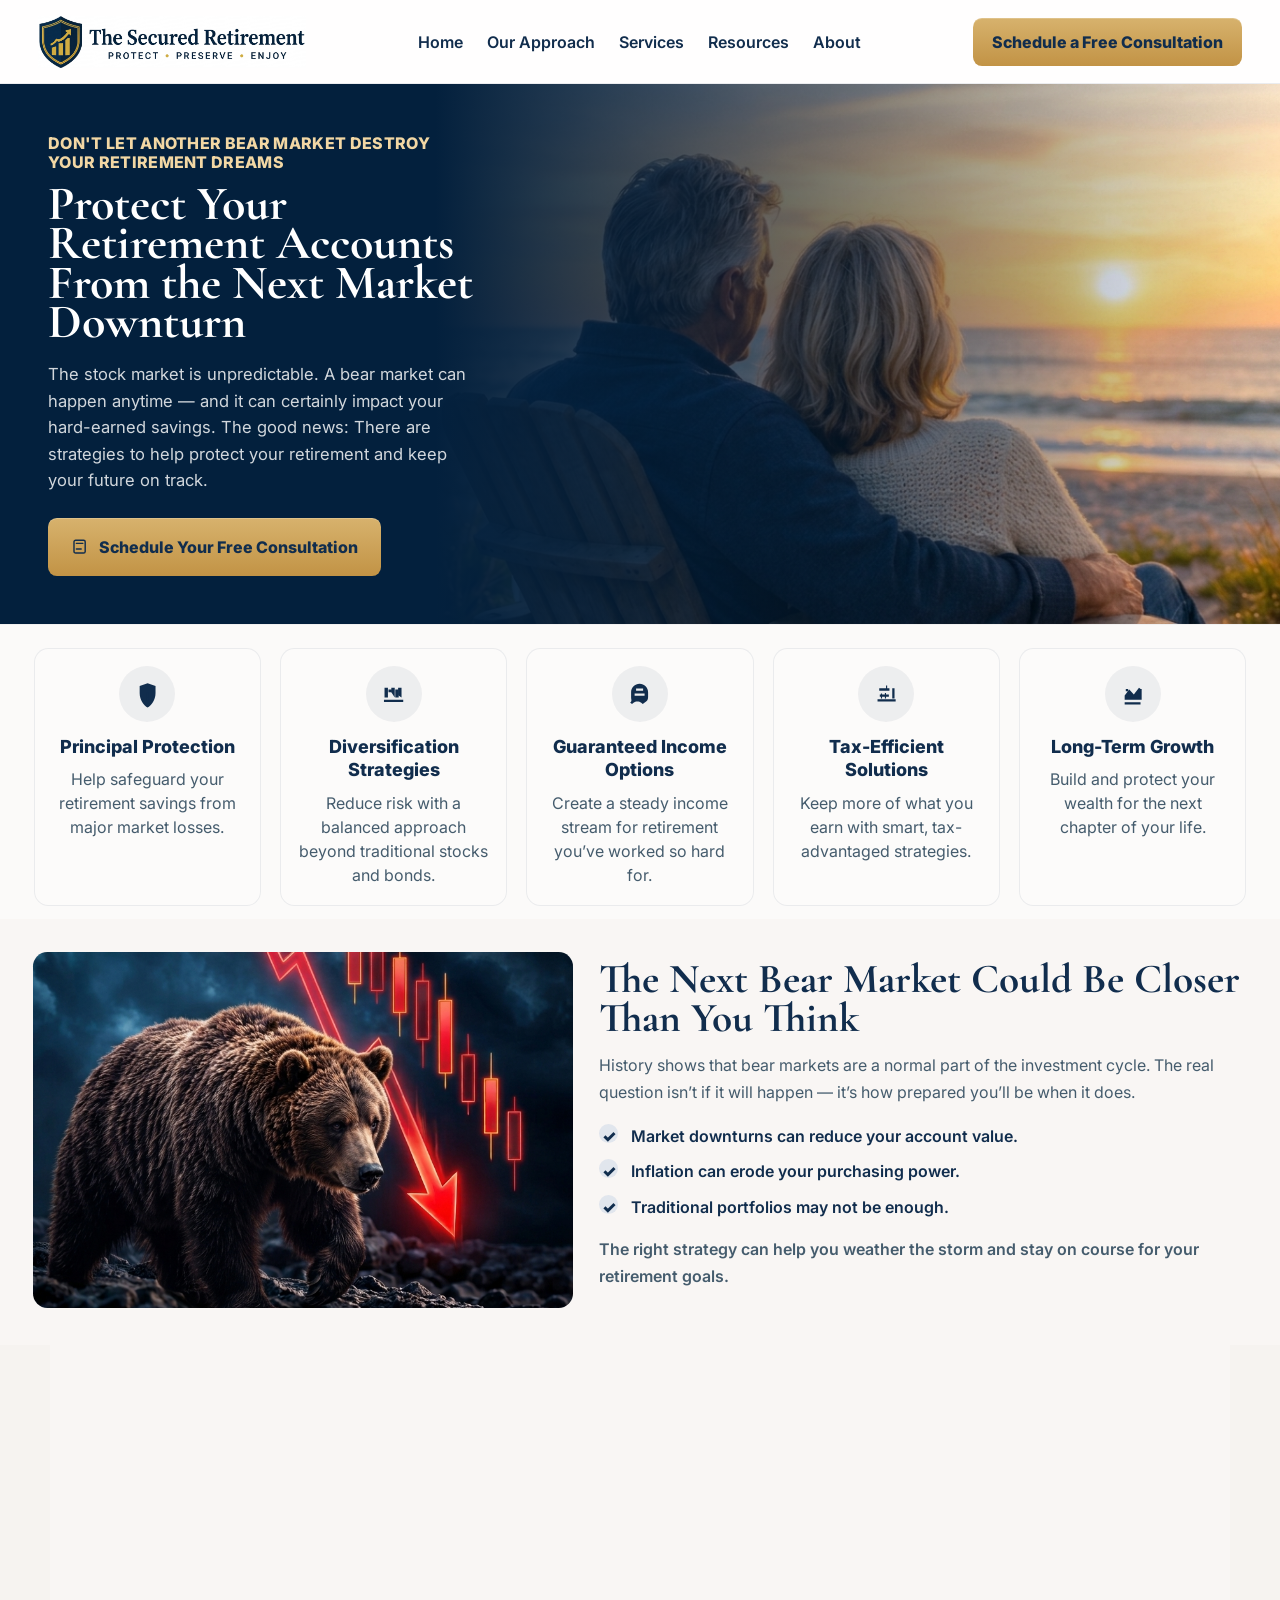
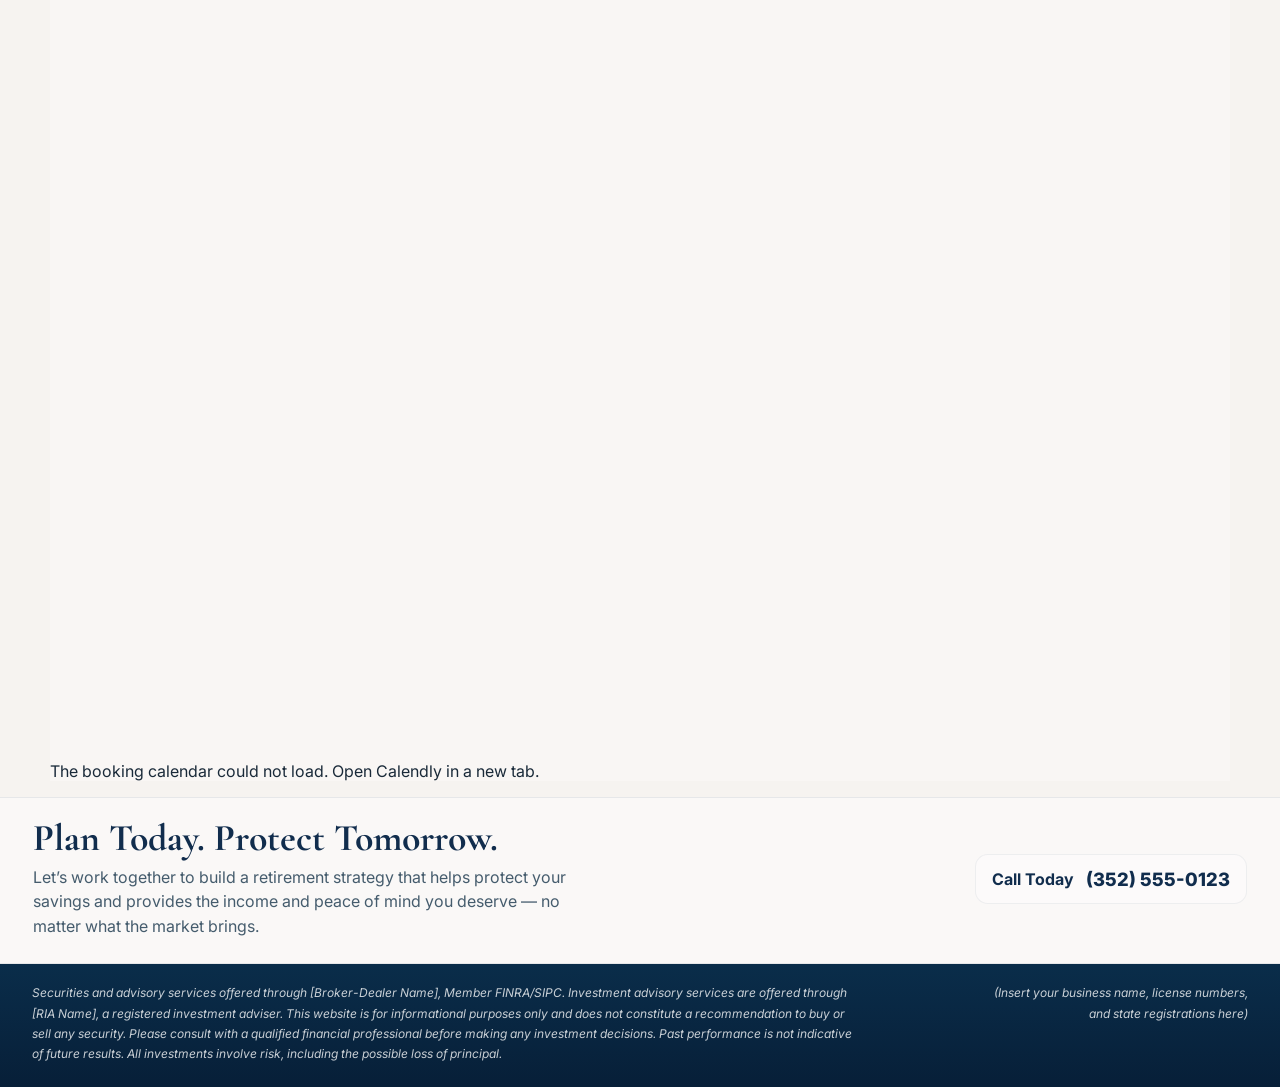
<file: index.html>
<!DOCTYPE html>
<html lang="en">
  <head>
    <meta charset="UTF-8" />
    <meta name="viewport" content="width=device-width, initial-scale=1.0" />
    <title>The Secured Retirement</title>
    <meta
      name="description"
      content="Protect your retirement with tailored strategies, risk management, and long-term wealth planning."
    />
    <link rel="preconnect" href="https://fonts.googleapis.com" />
    <link rel="preconnect" href="https://fonts.gstatic.com" crossorigin />
    <link rel="preconnect" href="https://assets.calendly.com" crossorigin />
    <link rel="preconnect" href="https://calendly.com" />
    <link
      rel="preload"
      href="https://assets.calendly.com/assets/external/widget.js"
      as="script"
    />
    <link
      href="https://fonts.googleapis.com/css2?family=Cormorant+Garamond:wght@400;500;600;700&family=Inter:wght@400;500;600;700;800&display=swap"
      rel="stylesheet"
    />
    <link rel="stylesheet" href="styles.css" />
  </head>
  <body>
    <div class="page-shell">
      <header class="topbar">
        <a class="brand" href="index.html" aria-label="The Secured Retirement home">
          <img
            src="assets/The_Secured_Retirement.png"
            alt="The Secured Retirement"
            class="brand-logo"
          />
        </a>

        <button
          class="menu-toggle"
          type="button"
          aria-expanded="false"
          aria-controls="main-nav"
          aria-label="Open navigation menu"
        >
          <span aria-hidden="true"></span>
          <span aria-hidden="true"></span>
          <span aria-hidden="true"></span>
        </button>

        <nav class="main-nav" id="main-nav" aria-label="Main navigation">
          <a href="index.html">Home</a>
          <a href="our-approach.html">Our Approach</a>
          <a href="index.html">Services</a>
          <a href="index.html">Resources</a>
          <a href="about.html">About</a>
        </nav>

        <a class="btn btn-primary btn-small" href="#lead-card">Schedule a Free Consultation</a>
      </header>

      <main>
        <section class="hero" id="home" aria-label="Retirement planning hero section">
          <div class="hero-photo-overlay" aria-hidden="true"></div>
          <div class="hero-content">
            <p class="eyebrow">DON'T LET ANOTHER BEAR MARKET DESTROY YOUR RETIREMENT DREAMS</p>
            <h1>Protect Your Retirement Accounts From the Next Market Downturn</h1>
            <p class="lead">
              The stock market is unpredictable. A bear market can happen anytime — and it can
              certainly impact your hard-earned savings. The good news: There are strategies to help
              protect your retirement and keep your future on track.
            </p>
            <a class="btn btn-primary btn-cta" href="#lead-card">
              <span class="btn-icon" aria-hidden="true">
                <svg viewBox="0 0 24 24"><path d="M7 4h10a2 2 0 0 1 2 2v12a2 2 0 0 1-2 2H7a2 2 0 0 1-2-2V6a2 2 0 0 1 2-2Zm1 4h8M8 15h6"/></svg>
              </span>
              Schedule Your Free Consultation
            </a>
          </div>
        </section>

        <section class="feature-strip" id="services" aria-label="Retirement protection features">
          <article class="feature-card">
            <div class="feature-icon">
              <svg viewBox="0 0 48 48"><path d="M24 4 38 9v12.5c0 11.9-7.7 21.4-14 25.5-6.3-4.1-14-13.6-14-25.5V9l14-5Zm0 10 8 3.2v7.3c0 7-4.4 12.9-8 15.8-3.6-2.9-8-8.8-8-15.8v-7.3L24 14Z"/><path d="M22 20h4v9h-4zm0 10h4v4h-4z"/></svg>
            </div>
            <h3>Principal Protection</h3>
            <p>Help safeguard your retirement savings from major market losses.</p>
          </article>

          <article class="feature-card">
            <div class="feature-icon">
              <svg viewBox="0 0 48 48"><path d="M8 29V12h6v17zm12-9V12h6v17zm12 5V12h6v17zM7 33h34v4H7z"/><path d="M15 20h6v-5h-6zm12 9h6v-14h-6z"/></svg>
            </div>
            <h3>Diversification Strategies</h3>
            <p>Reduce risk with a balanced approach beyond traditional stocks and bonds.</p>
          </article>

          <article class="feature-card">
            <div class="feature-icon">
              <svg viewBox="0 0 48 48"><path d="M24 5c8.3 0 15 6.7 15 15v8.5c0 4.6-2.2 7.1-5.9 9.6l-3.5 2.4-2.7-2.1c-1.9-1.5-4.3-2.3-6.8-2.3s-4.9.8-6.8 2.3l-2.7 2.1-3.5-2.4C11.2 35.6 9 33.1 9 28.5V20c0-8.3 6.7-15 15-15Zm-8.8 20.9h17.6v-3.8H15.2v3.8Zm2.6-8.7h12.4v-3.8H17.8v3.8Z"/></svg>
            </div>
            <h3>Guaranteed Income Options</h3>
            <p>Create a steady income stream for retirement you’ve worked so hard for.</p>
          </article>

          <article class="feature-card">
            <div class="feature-icon">
              <svg viewBox="0 0 48 48"><path d="M23 8h2v5h-2zm-9 6h2v2h-2zm20 0h2v2h-2zm-13 7h2v10h-2zm-7 1h2v9h-2zm20 0h2v9h-2zM8 32h32v4H8zm4-8h16v4H12zm-1-11h18v4H11zm23 0h4v18h-4z"/></svg>
            </div>
            <h3>Tax-Efficient Solutions</h3>
            <p>Keep more of what you earn with smart, tax-advantaged strategies.</p>
          </article>

          <article class="feature-card">
            <div class="feature-icon">
              <svg viewBox="0 0 48 48"><path d="M10 31.5v-6.1l8.1-10.4 8.1 8.8 9.1-11.8 4.7 3.5v17.5H10Zm0 6h28v4H10zm2-23.5h4.2v4.2H12zm23.8 0h4.2v4.2h-4.2z"/></svg>
            </div>
            <h3>Long-Term Growth</h3>
            <p>Build and protect your wealth for the next chapter of your life.</p>
          </article>
        </section>

        <section class="market-section" id="approach" aria-label="Market risk information and consultation form">
          <div class="market-visual" aria-hidden="true"></div>

          <div class="market-copy">
            <h2>The Next Bear Market Could Be Closer Than You Think</h2>
            <p>
              History shows that bear markets are a normal part of the investment cycle. The real
              question isn’t if it will happen — it’s how prepared you’ll be when it does.
            </p>
            <ul class="check-list">
              <li>Market downturns can reduce your account value.</li>
              <li>Inflation can erode your purchasing power.</li>
              <li>Traditional portfolios may not be enough.</li>
            </ul>
            <p class="emphasis">
              The right strategy can help you weather the storm and stay on course for your retirement
              goals.
            </p>
          </div>
        </section>

        <section class="lead-card-section" aria-label="Schedule a consultation">
          <div
            id="lead-card"
            class="calendly-inline-widget"
            data-url="https://calendly.com/myfrsadvisors/drop-exit-strategy-1-on-1?hide_gdpr_banner=1"
            style="min-width:320px;height:1000px;"
            aria-label="Consultation booking calendar"
          ></div>
          <p id="calendly-fallback" role="alert" hidden>
            The booking calendar could not load.
            <a
              href="https://calendly.com/myfrsadvisors/drop-exit-strategy-1-on-1"
              target="_blank"
              rel="noopener noreferrer"
            >Open Calendly in a new tab.</a>
          </p>
          <script
            src="https://assets.calendly.com/assets/external/widget.js"
            async
            onerror="document.getElementById('calendly-fallback').hidden = false"
          ></script>
        </section>

        <section class="contact-banner" id="contact" aria-label="Phone and consultation callout">
          <div class="banner-copy">
            <h2>Plan Today. Protect Tomorrow.</h2>
            <p>
              Let’s work together to build a retirement strategy that helps protect your savings and
              provides the income and peace of mind you deserve — no matter what the market brings.
            </p>
          </div>

          <a class="banner-call" href="tel:1352550123">
            <span class="call-label">Call Today</span>
            <span class="banner-phone">(352) 555-0123</span>
          </a>
        </section>
      </main>

      <footer class="site-footer">
        <div class="footer-bottom">
          <div>
            <p>
              Securities and advisory services offered through [Broker-Dealer Name], Member FINRA/SIPC. Investment advisory services are offered through [RIA Name], a registered investment adviser.
              This website is for informational purposes only and does not constitute a recommendation to buy or sell any security. Please consult with a qualified financial professional before making any investment decisions.
              Past performance is not indicative of future results. All investments involve risk, including the possible loss of principal.
            </p>
          </div>

          <p>(Insert your business name, license numbers,<br />and state registrations here)</p>
        </div>
      </footer>
    </div>
    <script>
      (function () {
        var toggle = document.querySelector(".menu-toggle");
        var nav = document.getElementById("main-nav");
        if (toggle && nav) {
          toggle.addEventListener("click", function () {
            var isOpen = nav.classList.toggle("is-open");
            toggle.setAttribute("aria-expanded", isOpen ? "true" : "false");
            toggle.setAttribute(
              "aria-label",
              isOpen ? "Close navigation menu" : "Open navigation menu"
            );
          });
        }

      })();
    </script>
  </body>
</html>
</file>
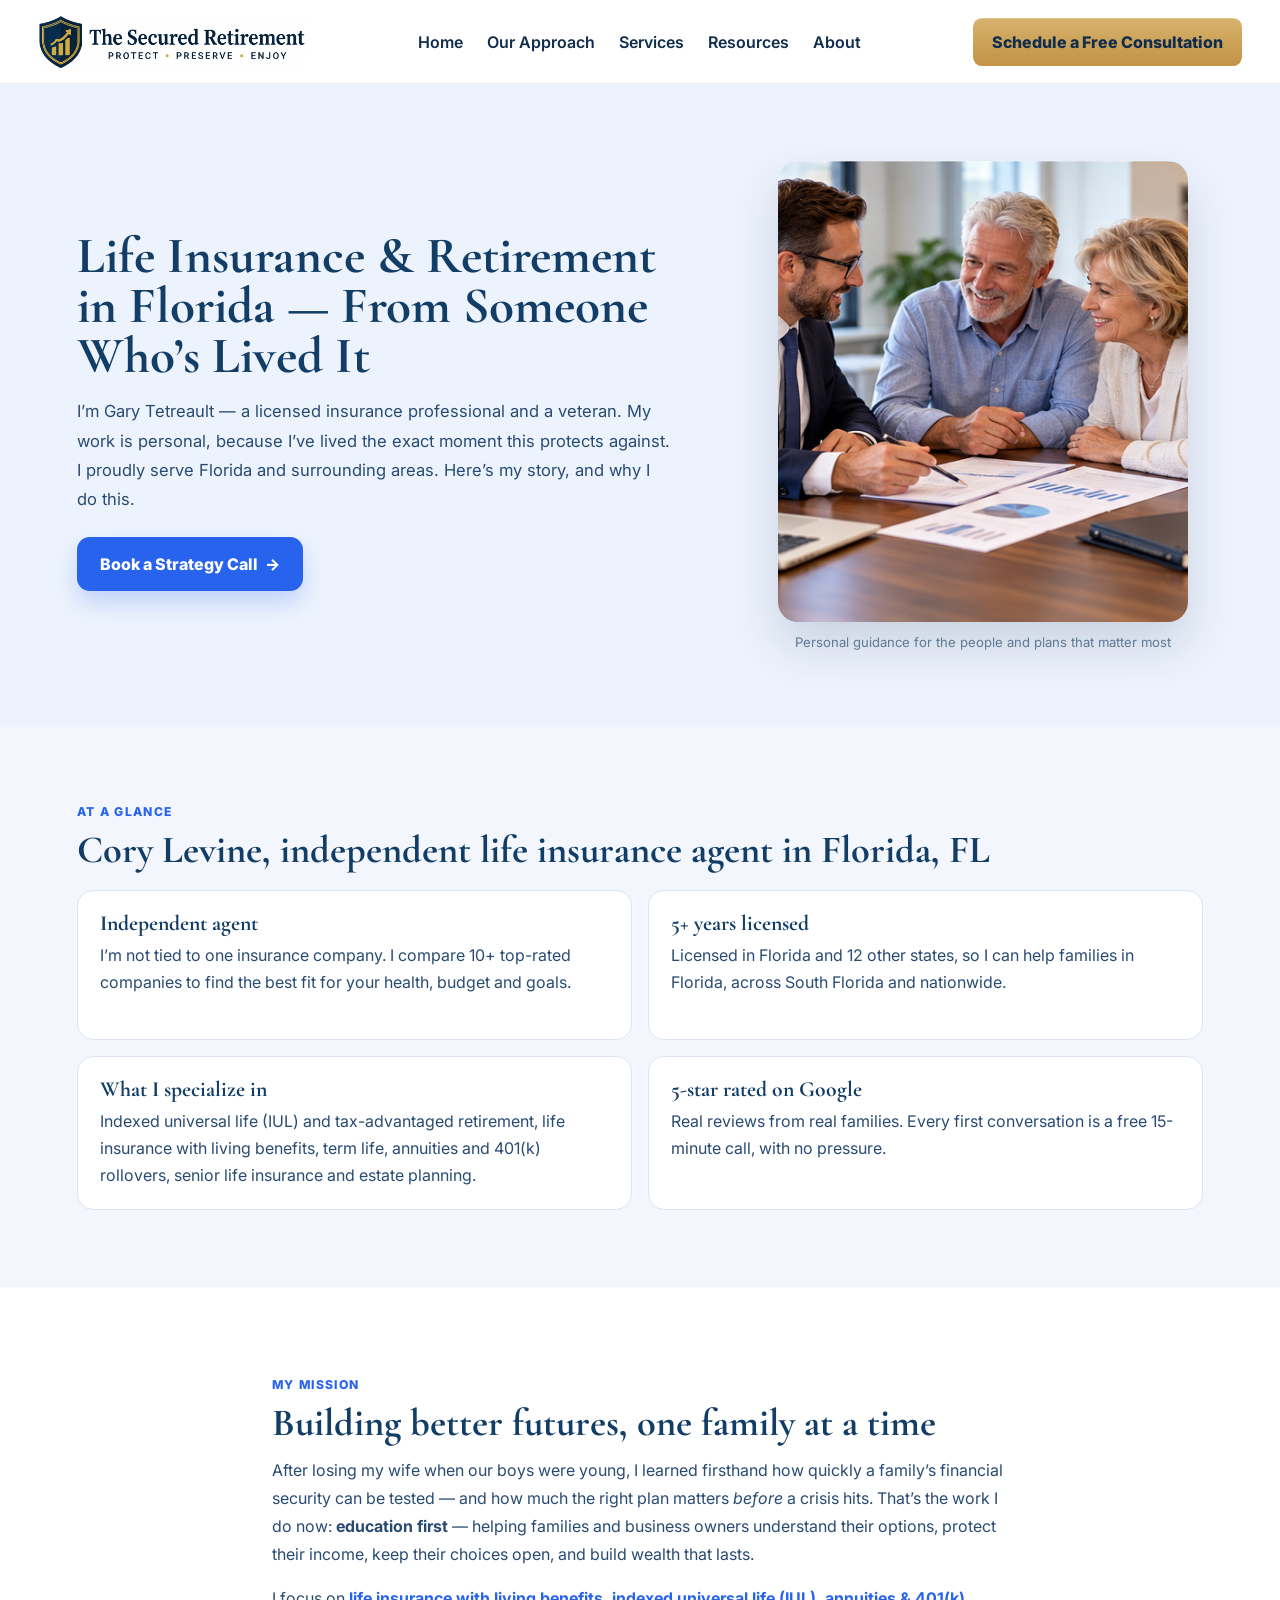
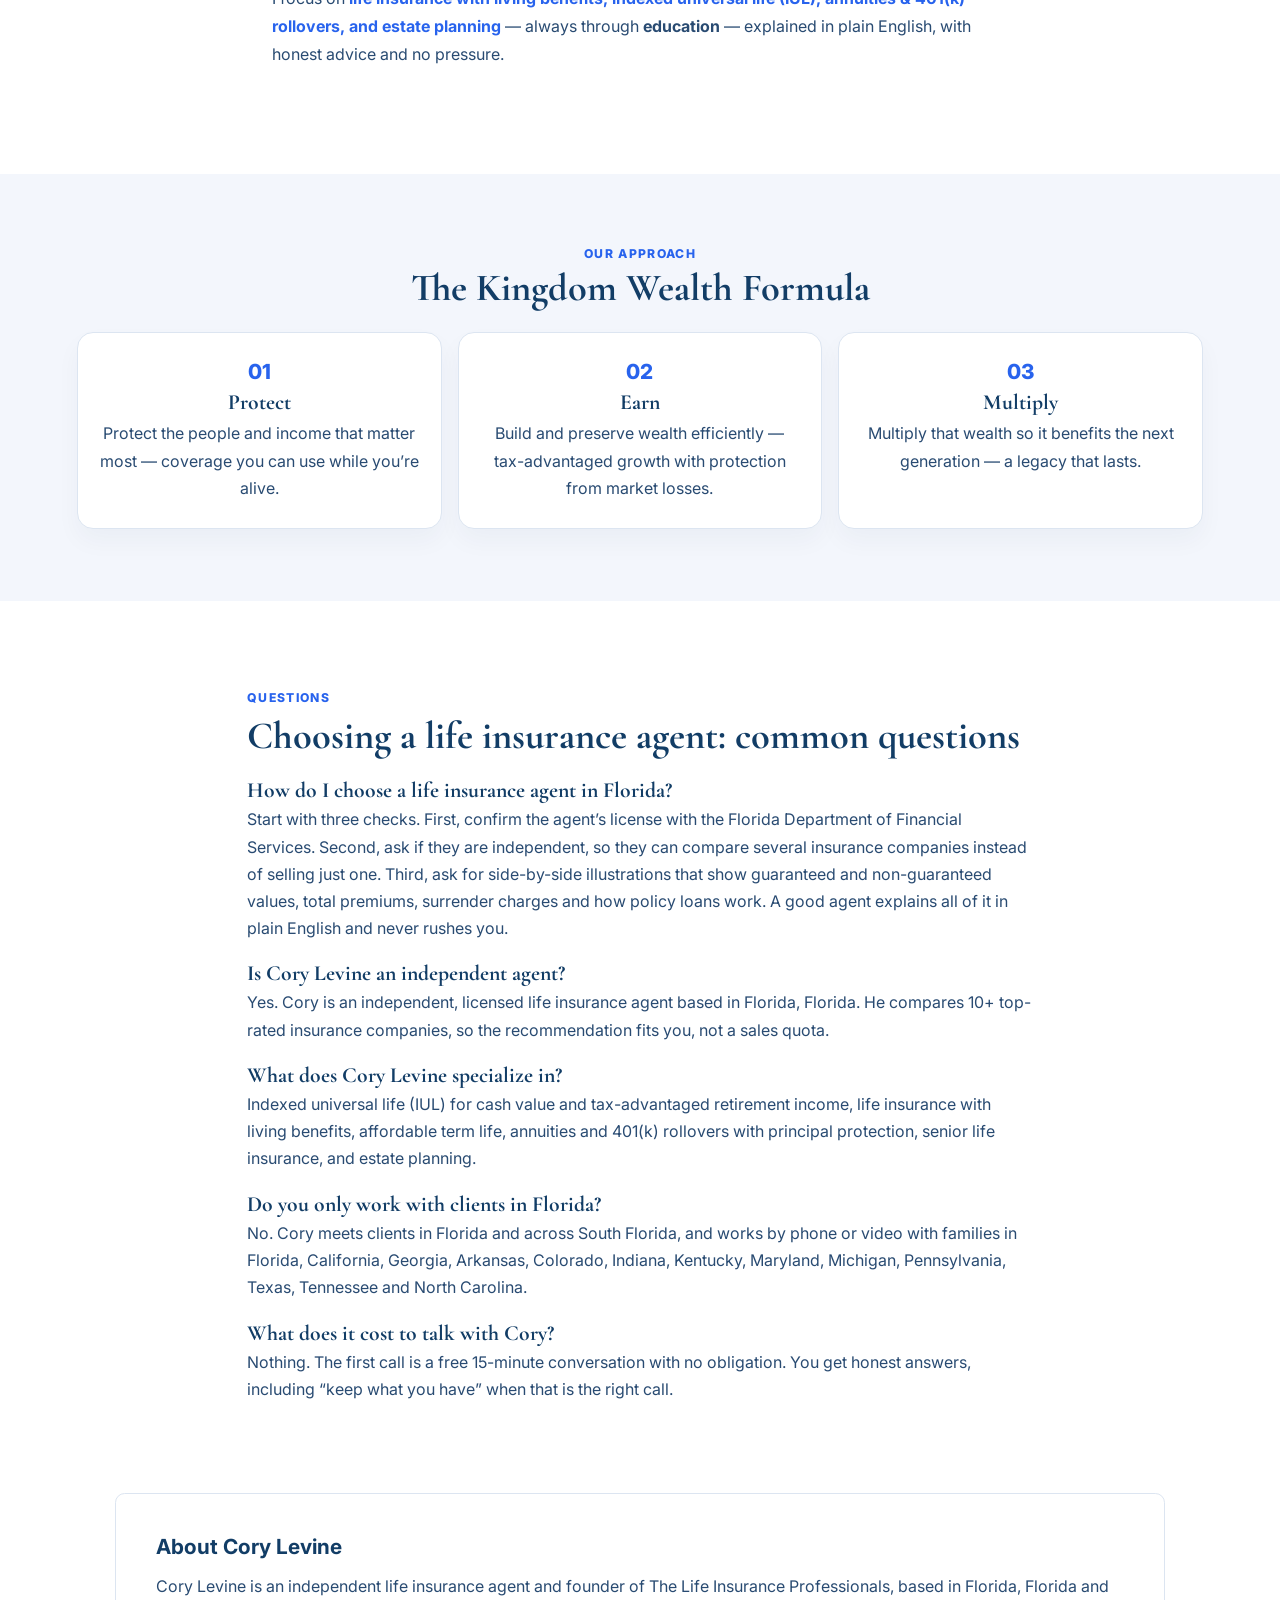
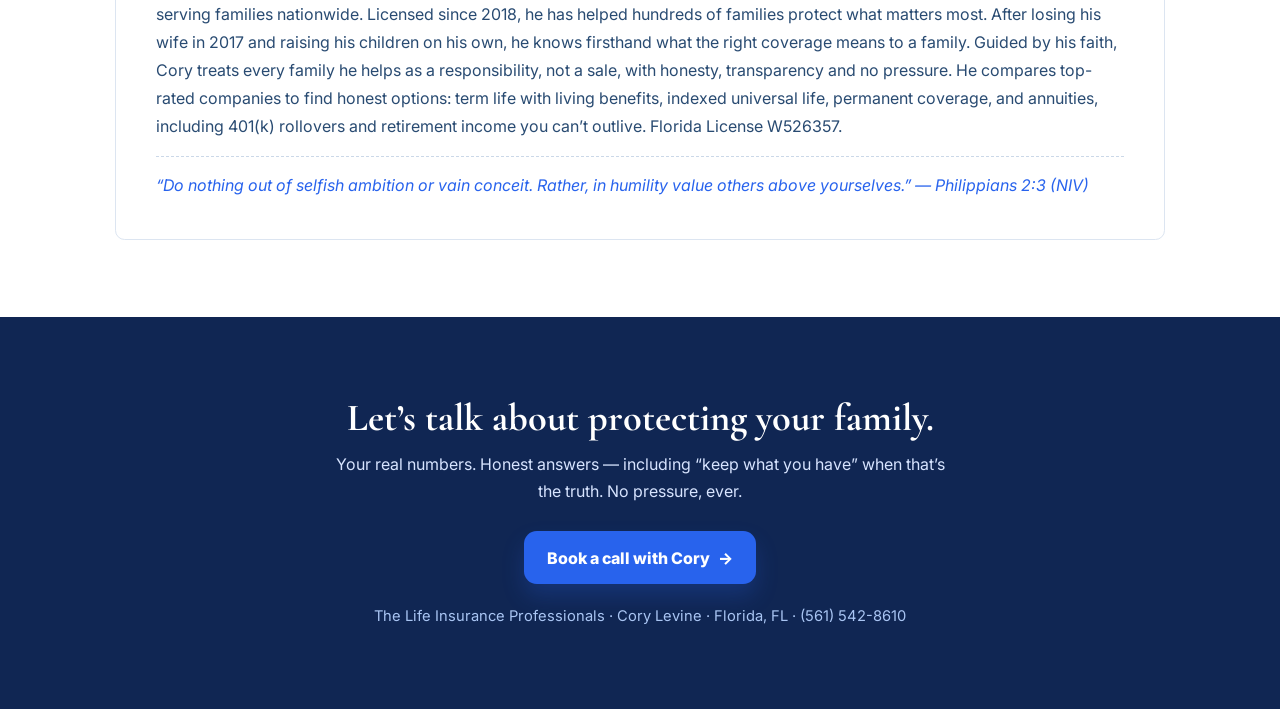
<file: about.html>
<!DOCTYPE html>
<html lang="en">
  <head>
    <meta charset="UTF-8" />
    <meta name="viewport" content="width=device-width, initial-scale=1.0" />
    <title>About Cory Levine | The Secured Retirement</title>
    <meta
      name="description"
      content="Learn about Cory Levine, an independent life insurance agent serving Florida, South Florida, and families nationwide."
    />
    <link rel="preconnect" href="https://fonts.googleapis.com" />
    <link rel="preconnect" href="https://fonts.gstatic.com" crossorigin />
    <link
      href="https://fonts.googleapis.com/css2?family=Cormorant+Garamond:wght@400;500;600;700&family=Inter:wght@400;500;600;700;800&display=swap"
      rel="stylesheet"
    />
    <link rel="stylesheet" href="styles.css" />
    <link rel="stylesheet" href="about.css" />
  </head>
  <body>
    <div class="page-shell about-page">
      <header class="topbar">
        <a class="brand" href="index.html" aria-label="The Secured Retirement home">
          <img
            src="assets/The_Secured_Retirement.png"
            alt="The Secured Retirement"
            class="brand-logo"
          />
        </a>

        <button
          class="menu-toggle"
          type="button"
          aria-expanded="false"
          aria-controls="main-nav"
          aria-label="Open navigation menu"
        >
          <span aria-hidden="true"></span>
          <span aria-hidden="true"></span>
          <span aria-hidden="true"></span>
        </button>

        <nav class="main-nav" id="main-nav" aria-label="Main navigation">
          <a href="index.html#home">Home</a>
          <a href="our-approach.html">Our Approach</a>
          <a href="index.html#services">Services</a>
          <a href="about.html">Resources</a>
          <a href="about.html" aria-current="page">About</a>
        </nav>

        <a class="btn btn-primary btn-small" href="index.html#lead-card">
          Schedule a Free Consultation
        </a>
      </header>

      <main>
        <section class="about-hero" aria-labelledby="about-title">
          <div class="about-hero-copy">
            <h1 id="about-title">
              Life Insurance &amp; Retirement in Florida — From Someone Who’s Lived It
            </h1>
            <p class="about-intro">
              I’m Gary Tetreault — a licensed insurance professional and a veteran.
              My work is personal, because I’ve lived the exact moment this protects against. I
              proudly serve Florida and surrounding areas. Here’s my story,
              and why I do this.
            </p>
            <a class="about-button" href="index.html#lead-card">Book a Strategy Call <span aria-hidden="true">→</span></a>
          </div>
          <figure class="about-hero-photo">
            <img
              src="assets/financial_advisor.png"
              alt="An insurance professional meeting with two clients"
            />
            <figcaption>Personal guidance for the people and plans that matter most</figcaption>
          </figure>
        </section>

        <section class="about-glance" aria-labelledby="glance-title">
          <p class="about-eyebrow">AT A GLANCE</p>
          <h2 id="glance-title">Cory Levine, independent life insurance agent in Florida, FL</h2>
          <div class="glance-grid">
            <article class="glance-card">
              <h3>Independent agent</h3>
              <p>
                I’m not tied to one insurance company. I compare 10+ top-rated companies to find
                the best fit for your health, budget and goals.
              </p>
            </article>
            <article class="glance-card">
              <h3>5+ years licensed</h3>
              <p>
                Licensed in Florida and 12 other states, so I can help families in Florida,
                across South Florida and nationwide.
              </p>
            </article>
            <article class="glance-card">
              <h3>What I specialize in</h3>
              <p>
                Indexed universal life (IUL) and tax-advantaged retirement, life insurance with
                living benefits, term life, annuities and 401(k) rollovers, senior life insurance
                and estate planning.
              </p>
            </article>
            <article class="glance-card">
              <h3>5-star rated on Google</h3>
              <p>
                Real reviews from real families. Every first conversation is a free 15-minute
                call, with no pressure.
              </p>
            </article>
          </div>
        </section>

        <section class="about-mission" aria-labelledby="mission-title">
          <p class="about-eyebrow">MY MISSION</p>
          <h2 id="mission-title">Building better futures, one family at a time</h2>
          <p>
            After losing my wife when our boys were young, I learned firsthand how quickly a
            family’s financial security can be tested — and how much the right plan matters
            <em>before</em> a crisis hits. That’s the work I do now: <strong>education first</strong>
            — helping families and business owners understand their options, protect their income,
            keep their choices open, and build wealth that lasts.
          </p>
          <p>
            I focus on <strong class="about-highlight">life insurance with living benefits, indexed
            universal life (IUL), annuities &amp; 401(k) rollovers, and estate planning</strong> —
            always through <strong>education</strong> — explained in plain English, with honest
            advice and no pressure.
          </p>
        </section>

        <section class="about-approach" aria-labelledby="approach-title">
          <p class="about-eyebrow">OUR APPROACH</p>
          <h2 id="approach-title">The Kingdom Wealth Formula</h2>
          <div class="approach-grid">
            <article class="approach-card">
              <span class="approach-number">01</span>
              <h3>Protect</h3>
              <p>Protect the people and income that matter most — coverage you can use while you’re alive.</p>
            </article>
            <article class="approach-card">
              <span class="approach-number">02</span>
              <h3>Earn</h3>
              <p>Build and preserve wealth efficiently — tax-advantaged growth with protection from market losses.</p>
            </article>
            <article class="approach-card">
              <span class="approach-number">03</span>
              <h3>Multiply</h3>
              <p>Multiply that wealth so it benefits the next generation — a legacy that lasts.</p>
            </article>
          </div>
        </section>

        <section class="about-questions" aria-labelledby="questions-title">
          <p class="about-eyebrow">QUESTIONS</p>
          <h2 id="questions-title">Choosing a life insurance agent: common questions</h2>

          <div class="question">
            <h3>How do I choose a life insurance agent in Florida?</h3>
            <p>
              Start with three checks. First, confirm the agent’s license with the Florida
              Department of Financial Services. Second, ask if they are independent, so they can
              compare several insurance companies instead of selling just one. Third, ask for
              side-by-side illustrations that show guaranteed and non-guaranteed values, total
              premiums, surrender charges and how policy loans work. A good agent explains all of
              it in plain English and never rushes you.
            </p>
          </div>
          <div class="question">
            <h3>Is Cory Levine an independent agent?</h3>
            <p>
              Yes. Cory is an independent, licensed life insurance agent based in Florida,
              Florida. He compares 10+ top-rated insurance companies, so the recommendation fits
              you, not a sales quota.
            </p>
          </div>
          <div class="question">
            <h3>What does Cory Levine specialize in?</h3>
            <p>
              Indexed universal life (IUL) for cash value and tax-advantaged retirement income,
              life insurance with living benefits, affordable term life, annuities and 401(k)
              rollovers with principal protection, senior life insurance, and estate planning.
            </p>
          </div>
          <div class="question">
            <h3>Do you only work with clients in Florida?</h3>
            <p>
              No. Cory meets clients in Florida and across South Florida, and works by phone or
              video with families in Florida, California, Georgia, Arkansas, Colorado, Indiana,
              Kentucky, Maryland, Michigan, Pennsylvania, Texas, Tennessee and North Carolina.
            </p>
          </div>
          <div class="question">
            <h3>What does it cost to talk with Cory?</h3>
            <p>
              Nothing. The first call is a free 15-minute conversation with no obligation. You get
              honest answers, including “keep what you have” when that is the right call.
            </p>
          </div>
        </section>

        <section class="about-bio" aria-labelledby="bio-title">
          <h2 id="bio-title">About Cory Levine</h2>
          <p>
            Cory Levine is an independent life insurance agent and founder of The Life Insurance
            Professionals, based in Florida, Florida and serving families nationwide. Licensed
            since 2018, he has helped hundreds of families protect what matters most. After losing
            his wife in 2017 and raising his children on his own, he knows firsthand what the right
            coverage means to a family. Guided by his faith, Cory treats every family he helps as a
            responsibility, not a sale, with honesty, transparency and no pressure. He compares
            top-rated companies to find honest options: term life with living benefits, indexed
            universal life, permanent coverage, and annuities, including 401(k) rollovers and
            retirement income you can’t outlive. Florida License W526357.
          </p>
          <blockquote>
            “Do nothing out of selfish ambition or vain conceit. Rather, in humility value others
            above yourselves.” — Philippians 2:3 (NIV)
          </blockquote>
        </section>

        <section class="about-contact" aria-labelledby="contact-title">
          <h2 id="contact-title">Let’s talk about protecting your family.</h2>
          <p>
            Your real numbers. Honest answers — including “keep what you have” when that’s the
            truth. No pressure, ever.
          </p>
          <a class="about-button" href="index.html#lead-card">Book a call with Cory <span aria-hidden="true">→</span></a>
          <p class="about-contact-details">
            The Life Insurance Professionals · Cory Levine · Florida, FL ·
            <a href="tel:+15615428610">(561) 542-8610</a>
          </p>
        </section>
      </main>
    </div>

    <script>
      (function () {
        var toggle = document.querySelector(".menu-toggle");
        var nav = document.getElementById("main-nav");
        if (!toggle || !nav) return;

        toggle.addEventListener("click", function () {
          var isOpen = nav.classList.toggle("is-open");
          toggle.setAttribute("aria-expanded", isOpen ? "true" : "false");
          toggle.setAttribute(
            "aria-label",
            isOpen ? "Close navigation menu" : "Open navigation menu"
          );
        });
      })();
    </script>
  </body>
</html>
</file>
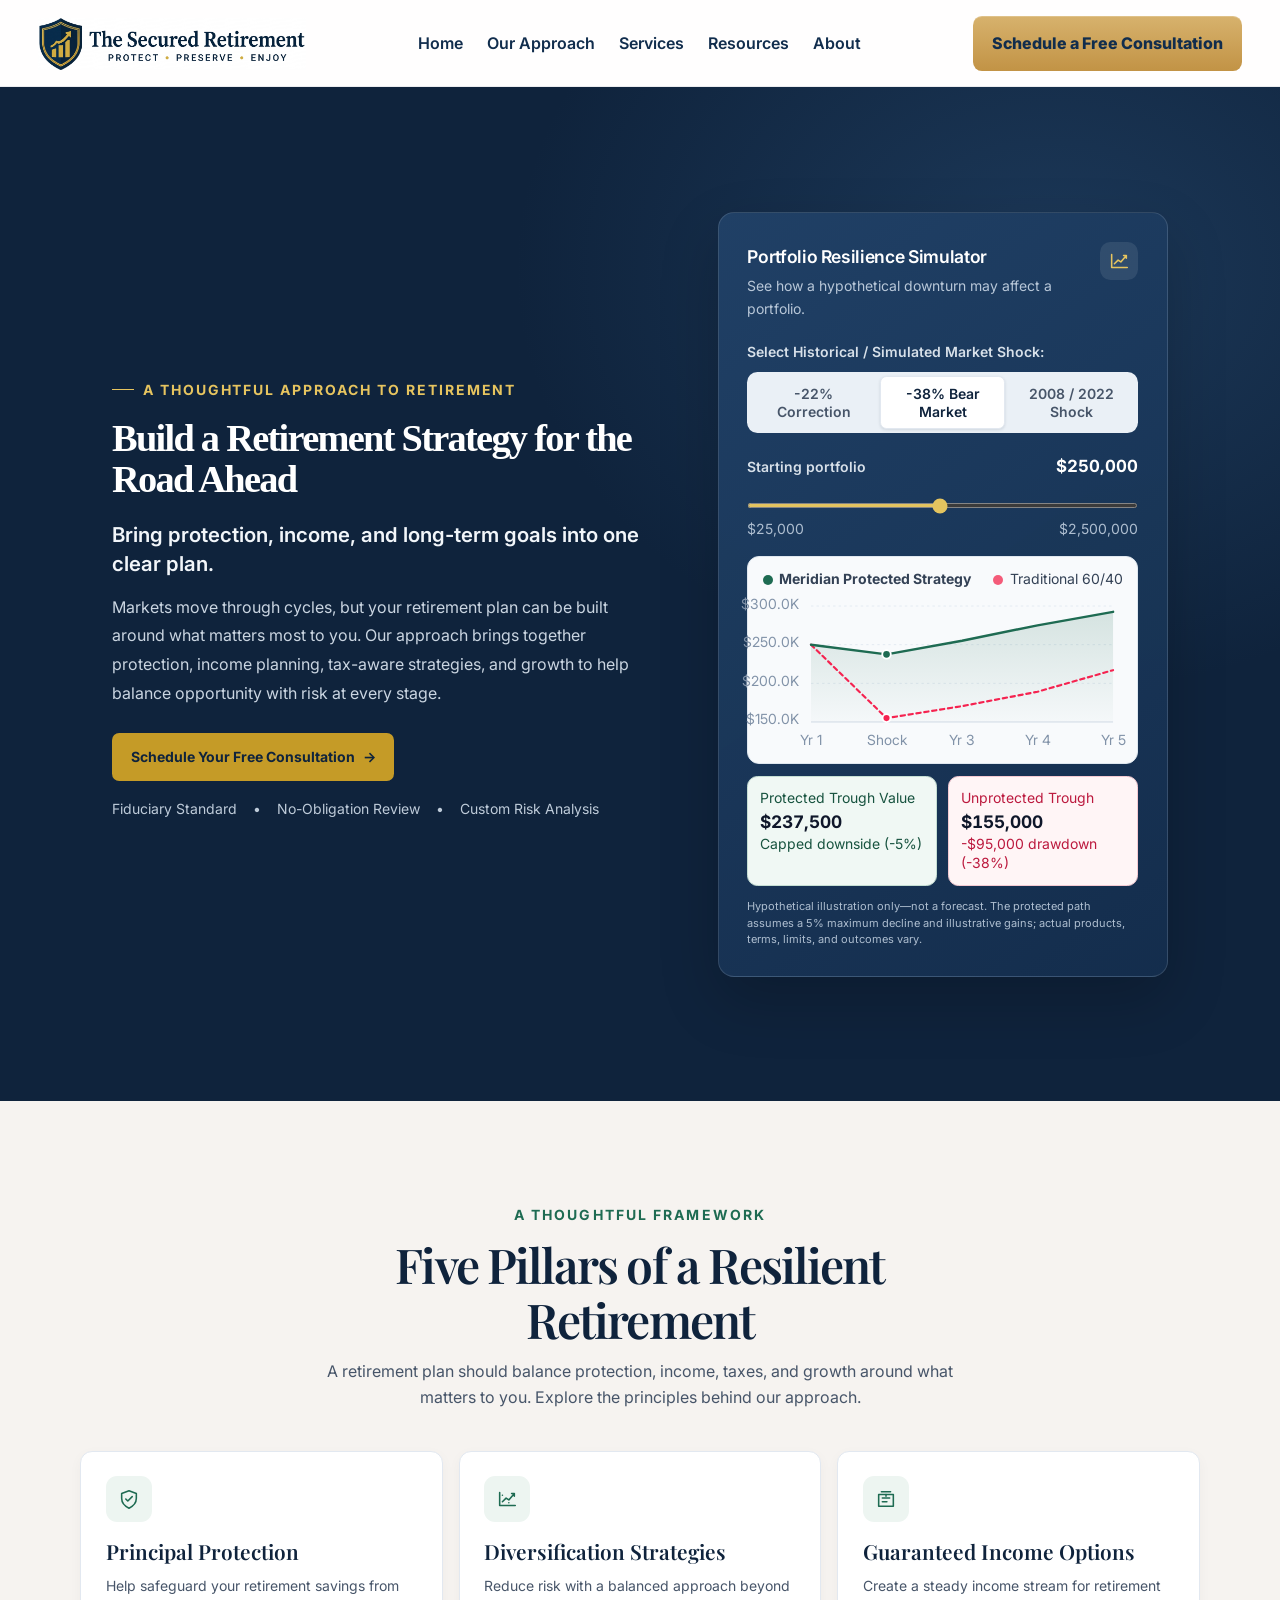
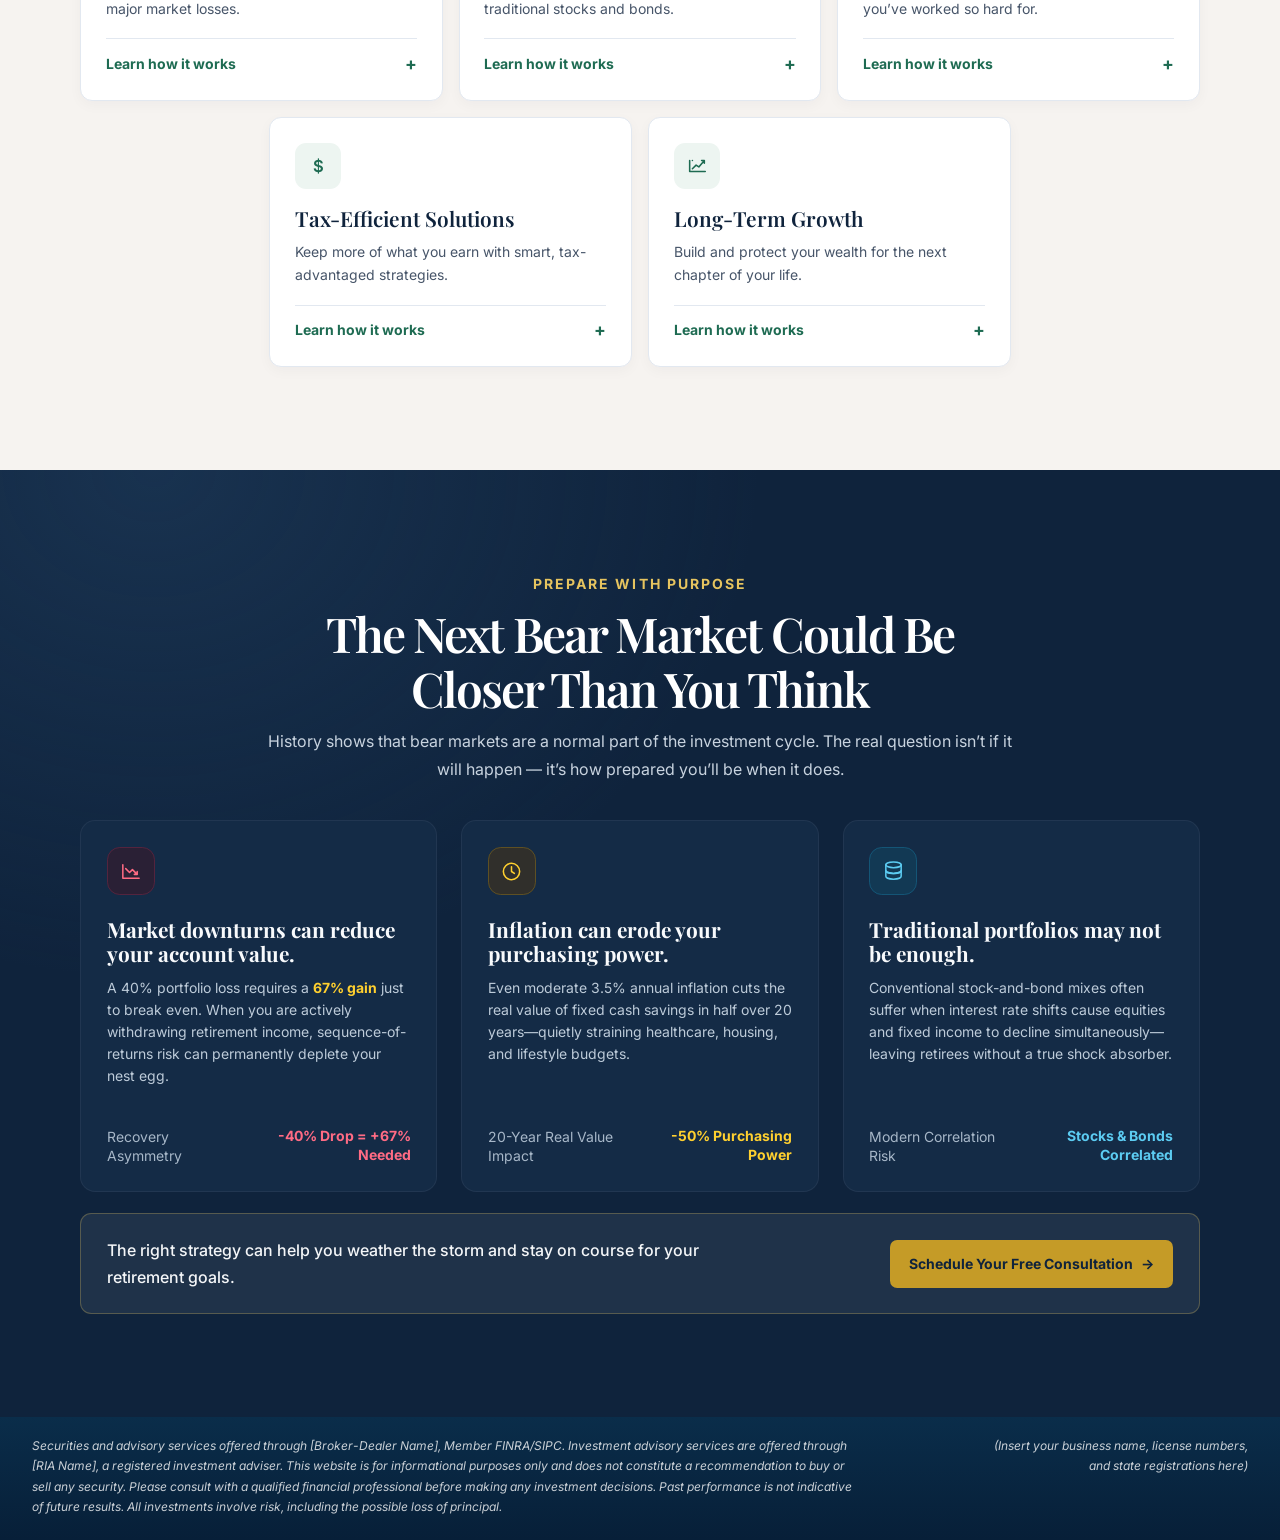
<file: our-approach.html>
<!DOCTYPE html>
<html lang="en">
  <head>
    <meta charset="UTF-8" />
    <meta name="viewport" content="width=device-width, initial-scale=1.0" />
    <meta
      name="description"
      content="Explore a thoughtful retirement protection approach, from principal protection and income planning to tax efficiency and long-term growth."
    />
    <meta name="theme-color" content="#0F233C" />
    <title>Our Approach | The Secured Retirement</title>
    <link rel="preconnect" href="https://fonts.googleapis.com" />
    <link rel="preconnect" href="https://fonts.gstatic.com" crossorigin />
    <link
      href="https://fonts.googleapis.com/css2?family=Inter:wght@400;500;600;700&family=Playfair+Display:wght@600;700&display=swap"
      rel="stylesheet"
    />
    <link rel="stylesheet" href="styles.css" />
    <style>
      :root {
        color-scheme: light;
        --navy: #0f233c;
        --slate-navy: #1b365d;
        --canvas: #f8fafc;
        --white: #ffffff;
        --green: #1e6b52;
        --gold: #c59b27;
        --gold-hover: #b0881e;
        --ink: #0f172a;
        --body: #475569;
        --muted: #94a3b8;
        --border: #e2e8f0;
        --serif: "Playfair Display", Georgia, serif;
        --sans: "Inter", Arial, sans-serif;
        --shadow: 0 18px 44px rgba(15, 35, 60, 0.1);
      }

      *,
      *::before,
      *::after {
        box-sizing: border-box;
      }

      html {
        scroll-behavior: smooth;
        scroll-padding-top: 6rem;
      }

      body {
        margin: 0;
        background: var(--bg);
        color: var(--ink);
        font-family: var(--sans);
        font-size: 18px;
        line-height: 1.65;
        -webkit-font-smoothing: antialiased;
      }

      .topbar {
        --navy: #112d4d;
        --gold: #c99749;
      }

      a {
        color: inherit;
        text-decoration: none;
      }

      button,
      input,
      select {
        font: inherit;
      }

      button,
      a,
      summary {
        -webkit-tap-highlight-color: transparent;
      }

      button:focus-visible,
      a:focus-visible,
      input:focus-visible,
      select:focus-visible,
      summary:focus-visible {
        outline: 3px solid #e8c65c;
        outline-offset: 3px;
      }

      .skip-link {
        position: fixed;
        z-index: 20;
        top: 0.75rem;
        left: 0.75rem;
        padding: 0.65rem 1rem;
        transform: translateY(-160%);
        border-radius: 0.4rem;
        background: var(--white);
        color: var(--navy);
      }

      .skip-link:focus {
        transform: translateY(0);
      }

      .site-header {
        position: sticky;
        z-index: 10;
        top: 0;
        display: flex;
        min-height: 78px;
        align-items: center;
        justify-content: space-between;
        gap: 1.5rem;
        padding: 0.75rem clamp(1.25rem, 5vw, 4.5rem);
        border-bottom: 1px solid rgba(226, 232, 240, 0.85);
        background: rgba(255, 255, 255, 0.9);
        backdrop-filter: blur(16px);
        -webkit-backdrop-filter: blur(16px);
      }

      .brand-mark {
        display: grid;
        width: 40px;
        height: 40px;
        flex: 0 0 auto;
        place-items: center;
        border-radius: 12px;
        background: var(--navy);
        color: #e6bd4b;
      }

      .brand-mark svg {
        width: 25px;
        height: 25px;
        fill: none;
        stroke: currentColor;
        stroke-linecap: round;
        stroke-linejoin: round;
        stroke-width: 1.7;
      }

      .header-cta,
      .button {
        display: inline-flex;
        min-height: 48px;
        align-items: center;
        justify-content: center;
        gap: 0.5rem;
        padding: 0.75rem 1.1rem;
        border: 1px solid transparent;
        border-radius: 0.45rem;
        background: var(--gold);
        color: var(--navy);
        cursor: pointer;
        font-size: 0.875rem;
        font-weight: 700;
        line-height: 1.25;
        text-align: center;
        transition: background 160ms ease, transform 160ms ease, box-shadow 160ms ease;
      }

      .header-cta {
        min-height: 44px;
        padding: 0.65rem 0.9rem;
        font-size: 0.875rem;
      }

      .header-cta:hover,
      .button:hover {
        transform: translateY(-1px);
        background: var(--gold-hover);
        box-shadow: 0 8px 18px rgba(15, 35, 60, 0.16);
      }

      .hero {
        overflow: hidden;
        background:
          radial-gradient(ellipse at 82% 18%, rgba(40, 76, 115, 0.52), transparent 36%),
          var(--navy);
        color: var(--white);
      }

      .hero-inner {
        display: grid;
        width: min(1200px, 100%);
        min-height: 630px;
        grid-template-columns: minmax(0, 1.08fr) minmax(360px, 0.92fr);
        align-items: center;
        gap: clamp(2.5rem, 6vw, 5.5rem);
        margin: 0 auto;
        padding: clamp(3.5rem, 7vw, 6rem) clamp(1.5rem, 5vw, 4rem);
      }

      .hero-copy {
        max-width: 610px;
      }

      .eyebrow {
        display: inline-flex;
        align-items: center;
        gap: 0.55rem;
        margin: 0 0 1.2rem;
        color: #e6c45f;
        font-size: 0.875rem;
        font-weight: 700;
        letter-spacing: 0.14em;
        line-height: 1.4;
      }

      .eyebrow::before {
        width: 22px;
        height: 1px;
        background: currentColor;
        content: "";
      }

      h1,
      h2,
      h3,
      p {
        margin-top: 0;
      }

      h1,
      h2 {
        font-family: var(--serif);
        font-weight: 600;
      }

      .hero h1 {
        max-width: 670px;
        margin-bottom: 1.25rem;
        font-size: clamp(2rem, 3vw, 2.75rem);
        letter-spacing: -0.045em;
        line-height: 1.06;
      }

      .hero-subtitle {
        margin-bottom: 0.85rem;
        color: #f2f6fa;
        font-size: clamp(1.05rem, 1.7vw, 1.28rem);
        font-weight: 600;
        line-height: 1.45;
      }

      .hero-description {
        max-width: 570px;
        margin-bottom: 1.55rem;
        color: #cad5e1;
        font-size: 1rem;
        line-height: 1.8;
      }

      .trust-strip {
        display: flex;
        flex-wrap: wrap;
        gap: 0.5rem 1rem;
        margin: 1.1rem 0 0;
        color: #becbd9;
        font-size: 0.875rem;
        line-height: 1.6;
      }

      .simulator {
        padding: clamp(1.25rem, 3vw, 1.8rem);
        border: 1px solid rgba(255, 255, 255, 0.13);
        border-radius: 1rem;
        background: linear-gradient(145deg, rgba(33, 65, 103, 0.97), rgba(20, 46, 77, 0.98));
        box-shadow: 0 24px 60px rgba(0, 0, 0, 0.2);
      }

      .simulator-heading {
        display: flex;
        align-items: flex-start;
        justify-content: space-between;
        gap: 1rem;
        margin-bottom: 1.25rem;
      }

      .simulator-heading h2 {
        margin: 0;
        font-family: var(--sans);
        font-size: 1.1rem;
        font-weight: 600;
        letter-spacing: -0.02em;
      }

      .simulator-heading p {
        margin: 0.2rem 0 0;
        color: #b8c7d8;
        font-size: 0.875rem;
      }

      .simulator-icon {
        display: grid;
        width: 38px;
        height: 38px;
        flex: 0 0 auto;
        place-items: center;
        border-radius: 0.65rem;
        background: rgba(255, 255, 255, 0.09);
        color: #e6c45f;
      }

      .simulator-icon svg,
      .scenario-icon svg,
      .pillar-icon svg {
        width: 22px;
        height: 22px;
        fill: none;
        stroke: currentColor;
        stroke-linecap: round;
        stroke-linejoin: round;
        stroke-width: 1.7;
      }

      .scenario-label,
      .slider-label {
        display: block;
        margin-bottom: 0.55rem;
        color: #d7e0e9;
        font-size: 0.875rem;
        font-weight: 600;
      }

      .scenario-list {
        display: grid;
        grid-template-columns: repeat(3, minmax(0, 1fr));
        gap: 0.25rem;
        margin-bottom: 1.25rem;
        padding: 0.25rem;
        border-radius: 0.65rem;
        background: #eaf0f6;
      }

      .scenario-button {
        min-width: 0;
        min-height: 42px;
        padding: 0.5rem 0.35rem;
        border: 1px solid transparent;
        border-radius: 0.4rem;
        background: transparent;
        color: #475569;
        cursor: pointer;
        font-size: 0.875rem;
        font-weight: 600;
        line-height: 1.25;
        transition: border-color 160ms ease, background 160ms ease, color 160ms ease;
      }

      .scenario-button:hover,
      .scenario-button[aria-pressed="true"] {
        border-color: #e2e8f0;
        background: #fff;
        color: var(--navy);
      }

      .scenario-button[aria-pressed="true"] {
        box-shadow: 0 1px 3px rgba(15, 35, 60, 0.12);
      }

      .slider-row {
        display: flex;
        align-items: baseline;
        justify-content: space-between;
        gap: 1rem;
      }

      .portfolio-value {
        color: #fff;
        font-size: 1.05rem;
        font-weight: 700;
        font-variant-numeric: tabular-nums;
      }

      input[type="range"] {
        width: 100%;
        height: 5px;
        margin: 0.3rem 0 0.45rem;
        accent-color: #e4c45f;
        cursor: pointer;
      }

      .range-ends {
        display: flex;
        justify-content: space-between;
        color: #aebed0;
        font-size: 0.875rem;
      }

      .chart-panel {
        margin-top: 1rem;
        padding: 0.85rem 0.65rem 0.55rem;
        border: 1px solid #dfe7ef;
        border-radius: 0.75rem;
        background: #f8fafc;
        color: var(--ink);
      }

      .chart-legend {
        display: flex;
        flex-wrap: wrap;
        align-items: center;
        justify-content: space-between;
        gap: 0;
        padding: 0 0.25rem;
      }

      .legend-item {
        display: inline-flex;
        flex: 0 0 auto;
        align-items: center;
        gap: 0.4rem;
        color: #334155;
        font-size: 0.875rem;
        line-height: 1.3;
        white-space: nowrap;
      }

      .legend-item:first-child {
        font-weight: 700;
      }

      .legend-swatch {
        width: 10px;
        height: 10px;
        flex: 0 0 auto;
        border-radius: 50%;
        background: #1e6b52;
      }

      .legend-swatch.traditional {
        background: #f45b79;
      }

      .performance-chart {
        display: block;
        width: 100%;
        height: auto;
        overflow: visible;
        margin-top: 0.4rem;
      }

      .chart-gridline {
        stroke: #d7e1eb;
        stroke-dasharray: 4 5;
        stroke-width: 1;
      }

      .chart-gridline.baseline {
        stroke: #b7c5d4;
        stroke-dasharray: none;
      }

      .chart-axis-label,
      .chart-year-label {
        fill: #8192a8;
        font-family: var(--sans);
        font-size: 14px;
      }

      .chart-year-label {
        font-size: 14px;
      }

      .protected-area {
        fill: url(#protected-gradient);
      }

      .protected-line {
        fill: none;
        stroke: #1e6b52;
        stroke-linecap: round;
        stroke-linejoin: round;
        stroke-width: 4;
      }

      .traditional-line {
        fill: none;
        stroke: #f52350;
        stroke-dasharray: 7 6;
        stroke-linecap: round;
        stroke-linejoin: round;
        stroke-width: 3.5;
      }

      .protected-point {
        fill: #1e6b52;
        stroke: #fff;
        stroke-width: 3;
      }

      .traditional-point {
        fill: #f52350;
        stroke: #fff;
        stroke-width: 3;
      }

      .trough-summary {
        display: grid;
        grid-template-columns: repeat(2, minmax(0, 1fr));
        gap: 0.7rem;
        margin-top: 0.75rem;
      }

      .trough-card {
        min-width: 0;
        padding: 0.75rem;
        border: 1px solid #c5ded3;
        border-radius: 0.65rem;
        background: #f0f8f4;
      }

      .trough-card.traditional {
        border-color: #f4c9d1;
        background: #fff5f6;
      }

      .trough-label {
        display: block;
        margin-bottom: 0.2rem;
        color: #17533f;
        font-size: 0.875rem;
        line-height: 1.35;
      }

      .trough-card.traditional .trough-label,
      .trough-card.traditional .trough-detail {
        color: #bc193e;
      }

      .trough-value {
        display: block;
        color: var(--ink);
        font-size: 1.08rem;
        font-weight: 700;
        line-height: 1.3;
        font-variant-numeric: tabular-nums;
      }

      .trough-detail {
        display: block;
        color: #17533f;
        font-size: 0.875rem;
        line-height: 1.4;
      }

      .simulator-note {
        margin: 0.75rem 0 0;
        color: #aebed0;
        font-size: 11px;
        line-height: 1.5;
      }

      .section {
        padding: clamp(4rem, 8vw, 6.8rem) clamp(1.5rem, 5vw, 4rem);
      }

      .section-inner {
        width: min(1120px, 100%);
        margin: 0 auto;
      }

      .section-heading {
        max-width: 680px;
        margin: 0 auto 2.5rem;
        text-align: center;
      }

      .section-kicker {
        margin-bottom: 0.7rem;
        color: var(--green);
        font-size: 0.875rem;
        font-weight: 700;
        letter-spacing: 0.15em;
      }

      .section-heading h2,
      .market-heading h2 {
        margin-bottom: 0.7rem;
        color: var(--navy);
        font-size: clamp(2rem, 4vw, 3rem);
        letter-spacing: -0.04em;
        line-height: 1.14;
      }

      .section-heading > p:last-child {
        margin-bottom: 0;
        color: var(--body);
        font-size: 1rem;
      }

      .pillar-grid {
        display: grid;
        grid-template-columns: repeat(6, minmax(0, 1fr));
        gap: 1rem;
      }

      .pillar-card {
        display: flex;
        grid-column: span 2;
        flex-direction: column;
        padding: 1.55rem;
        border: 1px solid var(--border);
        border-radius: 0.75rem;
        background: var(--white);
        box-shadow: 0 4px 14px rgba(15, 35, 60, 0.035);
        transition: transform 180ms ease, box-shadow 180ms ease, border-color 180ms ease;
      }

      .pillar-card:nth-child(4) {
        grid-column: 2 / span 2;
      }

      .pillar-card:hover {
        transform: translateY(-4px);
        border-color: #cad6e3;
        box-shadow: var(--shadow);
      }

      .pillar-icon {
        display: grid;
        width: 46px;
        height: 46px;
        margin-bottom: 1rem;
        place-items: center;
        border-radius: 0.7rem;
        background: #edf5f1;
        color: var(--green);
      }

      .pillar-card h3 {
        margin-bottom: 0.55rem;
        color: var(--navy);
        font-family: var(--serif);
        font-size: 1.3rem;
        font-weight: 600;
        line-height: 1.28;
      }

      .pillar-card > p {
        min-height: 3.4em;
        margin-bottom: 1.05rem;
        color: var(--body);
        font-size: 0.875rem;
        line-height: 1.65;
      }

      .pillar-card details {
        margin-top: auto;
        padding-top: 0.8rem;
        border-top: 1px solid var(--border);
      }

      .pillar-card summary {
        display: flex;
        align-items: center;
        justify-content: space-between;
        gap: 0.75rem;
        color: var(--green);
        cursor: pointer;
        font-size: 0.875rem;
        font-weight: 700;
        list-style: none;
      }

      .pillar-card summary::-webkit-details-marker {
        display: none;
      }

      .pillar-card summary::after {
        color: var(--green);
        content: "+";
        font-size: 1.1rem;
        line-height: 1;
        transition: transform 160ms ease;
      }

      .pillar-card details[open] summary::after {
        transform: rotate(45deg);
      }

      .pillar-card details p {
        margin: 0.7rem 0 0;
        color: var(--body);
        font-size: 0.875rem;
        line-height: 1.65;
      }

      .market-section {
        display: block;
        background:
          radial-gradient(ellipse at 12% 0%, rgba(38, 72, 108, 0.4), transparent 38%),
          var(--navy);
        color: var(--white);
      }

      .market-heading {
        max-width: 760px;
        margin: 0 auto 2.35rem;
        text-align: center;
      }

      .market-heading .section-kicker {
        color: #e6c45f;
      }

      .market-heading h2 {
        color: var(--white);
      }

      .market-heading > p:last-child {
        margin: 0;
        color: #c8d3df;
        font-size: 1rem;
        line-height: 1.75;
      }

      .reality-grid {
        display: grid;
        grid-template-columns: repeat(3, 1fr);
        gap: 1.5rem;
      }

      .reality-card {
        --reality-accent: #ff6b84;
        --reality-icon-bg: #2a2035;
        --reality-icon-border: #54243e;
        display: flex;
        min-height: 350px;
        flex-direction: column;
        padding: 1.6rem;
        border: 1px solid rgba(226, 232, 240, 0.06);
        border-radius: 0.95rem;
        background: #142b46;
      }

      .reality-inflation {
        --reality-accent: #ffd02f;
        --reality-icon-bg: #302f2b;
        --reality-icon-border: #5e5023;
      }

      .reality-correlation {
        --reality-accent: #5cccf2;
        --reality-icon-bg: #123954;
        --reality-icon-border: #145576;
      }

      .reality-icon {
        display: grid;
        width: 48px;
        height: 48px;
        flex: 0 0 auto;
        margin-bottom: 1.35rem;
        place-items: center;
        border: 1px solid var(--reality-icon-border);
        border-radius: 0.8rem;
        background: var(--reality-icon-bg);
        color: var(--reality-accent);
      }

      .reality-icon svg {
        width: 23px;
        height: 23px;
        fill: none;
        stroke: currentColor;
        stroke-linecap: round;
        stroke-linejoin: round;
        stroke-width: 1.6;
      }

      .reality-card h3 {
        margin-bottom: 0.75rem;
        color: #f8fafc;
        font-family: var(--serif);
        font-size: 1.3rem;
        font-weight: 700;
        line-height: 1.16;
      }

      .reality-card p {
        flex: 1;
        margin: 0;
        color: #bdcbd9;
        font-size: 0.875rem;
        line-height: 1.58;
      }

      .reality-downturn p strong {
        color: #ffd02f;
      }

      .reality-stat {
        display: flex;
        align-items: flex-start;
        justify-content: space-between;
        gap: 0.65rem;
        margin-top: 1.45rem;
        padding-top: 1rem;
      }

      .reality-stat span {
        color: #a7b7c8;
        font-size: 0.875rem;
        line-height: 1.4;
      }

      .reality-stat strong {
        color: var(--reality-accent);
        font-size: 0.875rem;
        font-weight: 700;
        line-height: 1.35;
        text-align: right;
      }

      .closing-callout {
        display: flex;
        align-items: center;
        justify-content: space-between;
        gap: 2rem;
        margin-top: 1.3rem;
        padding: 1.45rem 1.65rem;
        border: 1px solid rgba(230, 196, 95, 0.28);
        border-radius: 0.7rem;
        background: rgba(255, 255, 255, 0.07);
      }

      .closing-callout p {
        max-width: 640px;
        margin: 0;
        color: #f4f6f8;
        font-size: 1rem;
        font-weight: 500;
      }

      @media (max-width: 1020px) {
        .site-header {
          gap: 1rem;
          padding-right: 1.5rem;
          padding-left: 1.5rem;
        }

        .hero-inner {
          grid-template-columns: minmax(0, 1fr) minmax(340px, 0.95fr);
          gap: 2.25rem;
        }
      }

      @media (max-width: 800px) {
        .site-header {
          min-height: 70px;
          flex-wrap: wrap;
          justify-content: space-between;
          padding: 0.7rem 1.25rem;
        }

        .header-cta {
          order: 1;
          margin-left: auto;
        }

        .hero-inner {
          min-height: 0;
          grid-template-columns: minmax(0, 1fr);
          gap: 2.5rem;
          padding-top: 2rem;
          padding-bottom: 2rem;
        }

        .hero-copy {
          max-width: 680px;
          min-width: 0;
        }

        .simulator {
          width: min(600px, 100%);
          min-width: 0;
          justify-self: center;
        }

        .pillar-grid {
          grid-template-columns: repeat(2, minmax(0, 1fr));
        }

        .pillar-card,
        .pillar-card:nth-child(4) {
          grid-column: auto;
        }

        .pillar-card:last-child {
          grid-column: 1 / -1;
        }

        .reality-grid {
          grid-template-columns: 1fr;
        }

        .reality-card {
          min-height: 0;
        }

        .footer-inner {
          flex-direction: column;
          gap: 1rem;
        }
      }

      @media (max-width: 540px) {
        .site-header {
          gap: 0.55rem;
          padding-right: 0.9rem;
          padding-left: 0.9rem;
        }

        .brand-mark {
          width: 35px;
          height: 35px;
          border-radius: 10px;
        }

        .header-cta {
          min-height: 40px;
          max-width: 136px;
          padding: 0.48rem 0.55rem;
          font-size: 0.875rem;
        }

        .hero-inner {
          padding: 3rem 1.2rem;
        }

        .hero h1 {
          font-size: clamp(1.75rem, 7vw, 2.1rem);
        }

        .hero-description {
          font-size: 1rem;
        }

        .trust-strip {
          gap: 0.35rem 0.7rem;
          font-size: 0.875rem;
        }

        .simulator {
          padding: 1.15rem;
        }

        .scenario-button {
          min-height: 46px;
          font-size: 0.875rem;
        }

        .trough-summary {
          grid-template-columns: 1fr;
        }

        .section {
          padding: 3.6rem 1.15rem;
        }

        .pillar-grid {
          grid-template-columns: 1fr;
        }

        .pillar-card:last-child {
          grid-column: auto;
        }

        .pillar-card > p {
          min-height: 0;
        }

        .closing-callout {
          align-items: stretch;
          flex-direction: column;
          gap: 1rem;
          padding: 1.2rem;
        }

        .closing-callout .button {
          width: 100%;
        }

        .footer-inner {
          gap: 0.8rem;
        }

        .copyright {
          white-space: normal;
        }

        .modal-content {
          padding: 1.4rem;
        }
      }

      @media (prefers-reduced-motion: reduce) {
        *,
        *::before,
        *::after {
          scroll-behavior: auto !important;
          transition-duration: 0.01ms !important;
        }
      }
    </style>
  </head>
  <body>
  <div class="page-shell">
    <a class="skip-link" href="#main-content">Skip to main content</a>
    <header class="topbar">
      <a class="brand" href="index.html" aria-label="The Secured Retirement home">
        <img
          src="assets/The_Secured_Retirement.png"
          alt="The Secured Retirement"
          class="brand-logo"
        />
      </a>

      <button
        class="menu-toggle"
        type="button"
        aria-expanded="false"
        aria-controls="main-nav"
        aria-label="Open navigation menu"
      >
        <span aria-hidden="true"></span>
        <span aria-hidden="true"></span>
        <span aria-hidden="true"></span>
      </button>

      <nav class="main-nav" id="main-nav" aria-label="Main navigation">
        <a href="index.html#home">Home</a>
        <a href="our-approach.html" aria-current="page">Our Approach</a>
        <a href="index.html#services">Services</a>
        <a href="about.html">Resources</a>
        <a href="about.html">About</a>
      </nav>

      <a class="btn btn-primary btn-small" href="index.html#lead-card">
        Schedule a Free Consultation
      </a>
    </header>

    <main id="main-content">
      <section class="hero" id="home" aria-labelledby="hero-title">
        <div class="hero-inner">
          <div class="hero-copy">
            <p class="eyebrow">A THOUGHTFUL APPROACH TO RETIREMENT</p>
            <h1 id="hero-title">Build a Retirement Strategy for the Road Ahead</h1>
            <p class="hero-subtitle">Bring protection, income, and long-term goals into one clear plan.</p>
            <p class="hero-description">
              Markets move through cycles, but your retirement plan can be built around what matters
              most to you. Our approach brings together protection, income planning, tax-aware
              strategies, and growth to help balance opportunity with risk at every stage.
            </p>
            <a class="button" href="index.html#lead-card">
              Schedule Your Free Consultation
              <span aria-hidden="true">→</span>
            </a>
            <p class="trust-strip">
              <span>Fiduciary Standard</span>
              <span aria-hidden="true">•</span>
              <span>No-Obligation Review</span>
              <span aria-hidden="true">•</span>
              <span>Custom Risk Analysis</span>
            </p>
          </div>

          <section class="simulator" aria-labelledby="simulator-title">
            <div class="simulator-heading">
              <div>
                <h2 id="simulator-title">Portfolio Resilience Simulator</h2>
                <p>See how a hypothetical downturn may affect a portfolio.</p>
              </div>
              <span class="simulator-icon" aria-hidden="true">
                <svg viewBox="0 0 24 24">
                  <path d="M4 19V5m0 14h17M7 15l4-4 3 2 6-7M17 6h3v3" />
                </svg>
              </span>
            </div>

            <span class="scenario-label" id="scenario-label">Select Historical / Simulated Market Shock:</span>
            <div class="scenario-list" role="group" aria-labelledby="scenario-label">
              <button class="scenario-button" type="button" data-loss="22" aria-pressed="false">
                -22% Correction
              </button>
              <button class="scenario-button" type="button" data-loss="38" aria-pressed="true">
                -38% Bear Market
              </button>
              <button class="scenario-button" type="button" data-loss="50" aria-pressed="false">
                2008 / 2022 Shock
              </button>
            </div>

            <div class="slider-row">
              <label class="slider-label" for="portfolio-slider">Starting portfolio</label>
              <output class="portfolio-value" id="portfolio-value" for="portfolio-slider">$250,000</output>
            </div>
            <input
              id="portfolio-slider"
              type="range"
              min="0"
              max="59"
              step="1"
              value="29"
              aria-label="Starting portfolio amount"
              aria-valuetext="$250,000"
            />
            <div class="range-ends" aria-hidden="true">
              <span>$25,000</span>
              <span>$2,500,000</span>
            </div>

            <div class="chart-panel">
              <div class="chart-legend" aria-hidden="true">
                <span class="legend-item">
                  <span class="legend-swatch"></span>
                  Meridian Protected Strategy
                </span>
                <span class="legend-item">
                  <span class="legend-swatch traditional"></span>
                  Traditional 60/40
                </span>
              </div>
              <svg
                class="performance-chart"
                viewBox="0 0 600 260"
                role="img"
                aria-labelledby="chart-title chart-description"
              >
                <title id="chart-title">Five-year hypothetical portfolio comparison</title>
                <desc id="chart-description">
                  A simulated market shock compares a protected retirement strategy with a
                  traditional 60/40 portfolio.
                </desc>
                <defs>
                  <linearGradient id="protected-gradient" x1="0" x2="0" y1="0" y2="1">
                    <stop offset="0%" stop-color="#1e6b52" stop-opacity="0.16" />
                    <stop offset="100%" stop-color="#1e6b52" stop-opacity="0.015" />
                  </linearGradient>
                </defs>
                <g id="chart-grid"></g>
                <path id="protected-area" class="protected-area"></path>
                <path id="traditional-line" class="traditional-line"></path>
                <path id="protected-line" class="protected-line"></path>
                <circle id="traditional-trough-point" class="traditional-point" r="6.5"></circle>
                <circle id="protected-trough-point" class="protected-point" r="7"></circle>
                <g class="chart-year-label" text-anchor="middle">
                  <text x="76" y="245">Yr 1</text>
                  <text x="190" y="245">Shock</text>
                  <text x="304" y="245">Yr 3</text>
                  <text x="418" y="245">Yr 4</text>
                  <text x="532" y="245">Yr 5</text>
                </g>
              </svg>
            </div>

            <div class="trough-summary" aria-live="polite">
              <div class="trough-card">
                <span class="trough-label">Protected Trough Value</span>
                <strong class="trough-value" id="protected-value">$237,500</strong>
                <span class="trough-detail" id="protected-detail">Capped downside (-5%)</span>
              </div>
              <div class="trough-card traditional">
                <span class="trough-label">Unprotected Trough</span>
                <strong class="trough-value" id="traditional-value">$155,000</strong>
                <span class="trough-detail" id="traditional-detail">-$95,000 drawdown (-38%)</span>
              </div>
            </div>
            <p class="simulator-note">
              Hypothetical illustration only—not a forecast. The protected path assumes a 5%
              maximum decline and illustrative gains; actual products, terms, limits, and outcomes vary.
            </p>
          </section>
        </div>
      </section>

      <section class="section" id="pillars" aria-labelledby="pillars-title">
        <div class="section-inner">
          <div class="section-heading">
            <p class="section-kicker">A THOUGHTFUL FRAMEWORK</p>
            <h2 id="pillars-title">Five Pillars of a Resilient Retirement</h2>
            <p>
              A retirement plan should balance protection, income, taxes, and growth around what
              matters to you. Explore the principles behind our approach.
            </p>
          </div>

          <div class="pillar-grid">
            <article class="pillar-card">
              <span class="pillar-icon" aria-hidden="true">
                <svg viewBox="0 0 24 24">
                  <path d="M12 3 20 6v5.3c0 5.2-3.4 8.6-8 10.7-4.6-2.1-8-5.5-8-10.7V6l8-3Z" />
                  <path d="m8.5 12 2.2 2.2 4.8-4.8" />
                </svg>
              </span>
              <h3>Principal Protection</h3>
              <p>Help safeguard your retirement savings from major market losses.</p>
              <details>
                <summary>Learn how it works</summary>
                <p>
                  Downside floor strategies and fixed indexed buffers can limit exposure to
                  specified market losses, subject to their terms and limits. Capital preservation
                  approaches aim to help keep a portion of savings available for future needs.
                </p>
              </details>
            </article>

            <article class="pillar-card">
              <span class="pillar-icon" aria-hidden="true">
                <svg viewBox="0 0 24 24">
                  <path d="M4 19V5m0 14h17M7 15l4-4 3 2 6-7M17 6h3v3" />
                  <path d="M7 8h.01M14 16h.01" />
                </svg>
              </span>
              <h3>Diversification Strategies</h3>
              <p>Reduce risk with a balanced approach beyond traditional stocks and bonds.</p>
              <details>
                <summary>Learn how it works</summary>
                <p>
                  Multi-asset correlation management considers how holdings may respond differently
                  to changing conditions. Alternatives and tactical allocation can complement—not
                  replace—a suitable core plan beyond a traditional 60/40 split.
                </p>
              </details>
            </article>

            <article class="pillar-card">
              <span class="pillar-icon" aria-hidden="true">
                <svg viewBox="0 0 24 24">
                  <path d="M4 7h16v13H4zM7 4h10M8 11h8M8 15h5" />
                  <path d="M12 7v2" />
                </svg>
              </span>
              <h3>Guaranteed Income Options</h3>
              <p>Create a steady income stream for retirement you’ve worked so hard for.</p>
              <details>
                <summary>Learn how it works</summary>
                <p>
                  Lifetime income options may create an income floor to help cover essential living
                  expenses regardless of market volatility. Guarantees depend on the issuing
                  institution’s claims-paying ability and the contract terms.
                </p>
              </details>
            </article>

            <article class="pillar-card">
              <span class="pillar-icon" aria-hidden="true">
                <svg viewBox="0 0 24 24">
                  <text
                    x="12"
                    y="18"
                    text-anchor="middle"
                    fill="currentColor"
                    stroke="none"
                    font-family="Inter, Arial, sans-serif"
                    font-size="18"
                    font-weight="600"
                  >$</text>
                </svg>
              </span>
              <h3>Tax-Efficient Solutions</h3>
              <p>Keep more of what you earn with smart, tax-advantaged strategies.</p>
              <details>
                <summary>Learn how it works</summary>
                <p>
                  Roth conversion ladders, tax-bracket management, and required minimum
                  distribution (RMD) optimization can help coordinate taxable income over time.
                  Tax consequences are individual; consult a qualified tax professional.
                </p>
              </details>
            </article>

            <article class="pillar-card">
              <span class="pillar-icon" aria-hidden="true">
                <svg viewBox="0 0 24 24">
                  <path d="M4 18V6m0 12h17M7 15l4-4 3 2 6-7M17 6h3v3" />
                  <path d="M7 6h.01" />
                </svg>
              </span>
              <h3>Long-Term Growth</h3>
              <p>Build and protect your wealth for the next chapter of your life.</p>
              <details>
                <summary>Learn how it works</summary>
                <p>
                  Once principal and essential income needs are addressed, a plan can preserve
                  appropriate upside participation for long-term goals. The allocation and
                  potential tradeoffs depend on your time horizon and risk tolerance.
                </p>
              </details>
            </article>
          </div>
        </div>
      </section>

      <section class="section market-section" aria-labelledby="market-title">
        <div class="section-inner">
          <div class="market-heading">
            <p class="section-kicker">PREPARE WITH PURPOSE</p>
            <h2 id="market-title">The Next Bear Market Could Be Closer Than You Think</h2>
            <p>
              History shows that bear markets are a normal part of the investment cycle. The real
              question isn’t if it will happen — it’s how prepared you’ll be when it does.
            </p>
          </div>

          <div class="reality-grid">
            <article class="reality-card reality-downturn">
              <span class="reality-icon" aria-hidden="true">
                <svg viewBox="0 0 24 24">
                  <path d="M4 19V5m0 14h17M7 9l4 4 3-3 5 5M16 15h3v-3" />
                </svg>
              </span>
              <h3>Market downturns can reduce your account value.</h3>
              <p>
                A 40% portfolio loss requires a <strong>67% gain</strong> just to break even. When
                you are actively withdrawing retirement income, sequence-of-returns risk can
                permanently deplete your nest egg.
              </p>
              <div class="reality-stat">
                <span>Recovery Asymmetry</span>
                <strong>-40% Drop = +67% Needed</strong>
              </div>
            </article>

            <article class="reality-card reality-inflation">
              <span class="reality-icon" aria-hidden="true">
                <svg viewBox="0 0 24 24">
                  <circle cx="12" cy="12" r="8.5" />
                  <path d="M12 7v5l3 2" />
                </svg>
              </span>
              <h3>Inflation can erode your purchasing power.</h3>
              <p>
                Even moderate 3.5% annual inflation cuts the real value of fixed cash savings in
                half over 20 years—quietly straining healthcare, housing, and lifestyle budgets.
              </p>
              <div class="reality-stat">
                <span>20-Year Real Value Impact</span>
                <strong>-50% Purchasing Power</strong>
              </div>
            </article>

            <article class="reality-card reality-correlation">
              <span class="reality-icon" aria-hidden="true">
                <svg viewBox="0 0 24 24">
                  <ellipse cx="12" cy="5" rx="8" ry="3" />
                  <path d="M4 5v6c0 1.7 3.6 3 8 3s8-1.3 8-3V5M4 11v6c0 1.7 3.6 3 8 3s8-1.3 8-3v-6" />
                  <path d="M4 11c0 1.7 3.6 3 8 3s8-1.3 8-3" />
                </svg>
              </span>
              <h3>Traditional portfolios may not be enough.</h3>
              <p>
                Conventional stock-and-bond mixes often suffer when interest rate shifts cause
                equities and fixed income to decline simultaneously—leaving retirees without a
                true shock absorber.
              </p>
              <div class="reality-stat">
                <span>Modern Correlation Risk</span>
                <strong>Stocks &amp; Bonds Correlated</strong>
              </div>
            </article>
          </div>

          <div class="closing-callout">
            <p>
              The right strategy can help you weather the storm and stay on course for your
              retirement goals.
            </p>
            <a class="button" href="index.html#lead-card">
              Schedule Your Free Consultation
              <span aria-hidden="true">→</span>
            </a>
          </div>
        </div>
      </section>
    </main>

    <footer class="site-footer">
      <div class="footer-bottom">
        <div>
          <p>
            Securities and advisory services offered through [Broker-Dealer Name], Member FINRA/SIPC. Investment advisory services are offered through [RIA Name], a registered investment adviser.
            This website is for informational purposes only and does not constitute a recommendation to buy or sell any security. Please consult with a qualified financial professional before making any investment decisions.
            Past performance is not indicative of future results. All investments involve risk, including the possible loss of principal.
          </p>
        </div>
        <p>(Insert your business name, license numbers,<br />and state registrations here)</p>
      </div>
    </footer>
  </div>

    <script>
      (function () {
        var slider = document.getElementById("portfolio-slider");
        var portfolioValues = [];
        for (var amount = 25000; amount <= 150000; amount += 5000) {
          portfolioValues.push(amount);
        }
        for (amount = 175000; amount <= 500000; amount += 25000) {
          portfolioValues.push(amount);
        }
        for (amount = 600000; amount <= 2500000; amount += 100000) {
          portfolioValues.push(amount);
        }
        var currentLoss = 38;
        var currency = new Intl.NumberFormat("en-US", {
          style: "currency",
          currency: "USD",
          maximumFractionDigits: 0
        });
        var compactCurrency = new Intl.NumberFormat("en-US", {
          style: "currency",
          currency: "USD",
          notation: "compact",
          maximumFractionDigits: 1
        });
        var chartSvg = document.querySelector(".performance-chart");
        var chartX = [];
        var chartTop = 18;
        var chartBottom = 207;
        var chartMaximum = 1.2;

        function updateSimulator() {
          var startingValue = portfolioValues[Number(slider.value)];
          var protectedPath = [1, 0.95, 1.02, 1.1, 1.17];
          var traditionalPath = [
            1,
            1 - currentLoss / 100,
            (1 - currentLoss / 100) * 1.1,
            (1 - currentLoss / 100) * 1.22,
            (1 - currentLoss / 100) * 1.4
          ];
          var protectedTrough = startingValue * protectedPath[1];
          var traditionalTrough = startingValue * traditionalPath[1];
          var traditionalDrop = startingValue - traditionalTrough;
          var chartMinimum = Math.max(
            0.2,
            Math.min(0.6, Math.floor((Math.min.apply(null, traditionalPath) - 0.001) * 5) / 5)
          );
          var renderedWidth = chartSvg.getBoundingClientRect().width;
          var scale = renderedWidth / chartSvg.viewBox.baseVal.width;
          var chartFontSize = 14 / scale;
          var plotStart = 52 / scale;
          var gridEnd = (renderedWidth - 14) / scale;
          var plotEnd = gridEnd;
          var yearLabels = chartSvg.querySelectorAll(".chart-year-label text");
          var chartHeight = chartBottom - chartTop;

          chartX = [];
          for (var pointIndex = 0; pointIndex < 5; pointIndex += 1) {
            chartX.push(plotStart + ((plotEnd - plotStart) * pointIndex) / 4);
          }
          chartSvg.querySelector(".chart-year-label").style.fontSize = chartFontSize + "px";
          yearLabels.forEach(function (label, index) {
            label.setAttribute("x", chartX[index].toFixed(2));
          });

          document.getElementById("portfolio-value").textContent = currency.format(startingValue);
          slider.setAttribute("aria-valuetext", currency.format(startingValue));
          document.getElementById("protected-value").textContent = currency.format(protectedTrough);
          document.getElementById("protected-detail").textContent = "Capped downside (-5%)";
          document.getElementById("traditional-value").textContent = currency.format(traditionalTrough);
          document.getElementById("traditional-detail").textContent =
            "-" + currency.format(traditionalDrop) + " drawdown (-" + currentLoss + "%)";

          function chartY(value) {
            return chartTop + ((chartMaximum - value) / (chartMaximum - chartMinimum)) * chartHeight;
          }

          function linePath(values) {
            return values.map(function (value, index) {
              return (index === 0 ? "M " : "L ") + chartX[index].toFixed(2) + " " +
                chartY(value).toFixed(2);
            }).join(" ");
          }

          var protectedPathData = linePath(protectedPath);
          var traditionalPathData = linePath(traditionalPath);
          document.getElementById("protected-line").setAttribute("d", protectedPathData);
          document.getElementById("traditional-line").setAttribute("d", traditionalPathData);
          document.getElementById("protected-area").setAttribute(
            "d",
            protectedPathData + " L " + chartX[chartX.length - 1].toFixed(2) + " " + chartBottom +
              " L " + chartX[0].toFixed(2) + " " + chartBottom + " Z"
          );

          var gridMarkup = "";
          var tickCount = Math.round((chartMaximum - chartMinimum) / 0.2);
          for (var tickIndex = 0; tickIndex <= tickCount; tickIndex += 1) {
            var tickValue = chartMaximum - tickIndex * 0.2;
            var tickY = chartY(tickValue);
            var isBaseline = Math.abs(tickValue - chartMinimum) < 0.001;
            gridMarkup +=
              '<line class="chart-gridline' + (isBaseline ? " baseline" : "") +
              '" x1="' + chartX[0].toFixed(2) + '" y1="' + tickY.toFixed(2) +
              '" x2="' + gridEnd.toFixed(2) + '" y2="' + tickY.toFixed(2) + '"></line>' +
              '<text class="chart-axis-label" style="font-size:' + chartFontSize.toFixed(2) +
              'px" x="' + (chartX[0] - 12 / scale).toFixed(2) + '" y="' + (tickY + 4).toFixed(2) +
              '" text-anchor="end">' + compactCurrency.format(startingValue * tickValue) + "</text>";
          }
          document.getElementById("chart-grid").innerHTML = gridMarkup;

          var protectedPoint = document.getElementById("protected-trough-point");
          protectedPoint.setAttribute("cx", chartX[1]);
          protectedPoint.setAttribute("cy", chartY(protectedPath[1]).toFixed(2));
          var traditionalPoint = document.getElementById("traditional-trough-point");
          traditionalPoint.setAttribute("cx", chartX[1]);
          traditionalPoint.setAttribute("cy", chartY(traditionalPath[1]).toFixed(2));

          document.getElementById("chart-description").textContent =
            "Hypothetical five-year comparison for a " + currency.format(startingValue) +
            " portfolio after a " + currentLoss + " percent market shock. The protected strategy " +
            "trough is " + currency.format(protectedTrough) + "; the traditional 60/40 trough is " +
            currency.format(traditionalTrough) + ".";
        }

        document.querySelectorAll(".scenario-button").forEach(function (button) {
          button.addEventListener("click", function () {
            currentLoss = Number(button.getAttribute("data-loss"));
            document.querySelectorAll(".scenario-button").forEach(function (scenario) {
              scenario.setAttribute("aria-pressed", scenario === button ? "true" : "false");
            });
            updateSimulator();
          });
        });

        slider.addEventListener("input", updateSimulator);
        window.addEventListener("resize", function () {
          window.requestAnimationFrame(updateSimulator);
        });

        document.querySelector(".menu-toggle").addEventListener("click", function (buttonEvent) {
          var menuButton = buttonEvent.currentTarget;
          var nav = document.getElementById("main-nav");
          var isOpen = nav.classList.toggle("is-open");
          menuButton.setAttribute("aria-expanded", isOpen ? "true" : "false");
          menuButton.setAttribute("aria-label", isOpen ? "Close navigation menu" : "Open navigation menu");
        });

        document.querySelectorAll(".main-nav a").forEach(function (link) {
          link.addEventListener("click", function () {
            var nav = document.getElementById("main-nav");
            var menuButton = document.querySelector(".menu-toggle");
            nav.classList.remove("is-open");
            menuButton.setAttribute("aria-expanded", "false");
            menuButton.setAttribute("aria-label", "Open navigation menu");
          });
        });

        updateSimulator();
      })();
    </script>
  </body>
</html>
</file>
<file: styles.css>
:root {
  --bg: #e7e0d7;
  --panel: #f6f3f0;
  --navy: #112d4d;
  --navy-deep: #071d35;
  --navy-soft: #11385f;
  --gold: #c99749;
  --gold-soft: #e9c887;
  --text: #1a2a39;
  --muted: #455c6d;
  --white: #ffffff;
  --line: rgba(255, 255, 255, 0.12);
  --shadow: rgba(9, 17, 30, 0.18);
  --display-font: "Cormorant Garamond", Georgia, "Times New Roman", serif;
}

* {
  box-sizing: border-box;
}

html {
  scroll-behavior: smooth;
}

body {
  margin: 0;
  min-height: 100vh;
  background: var(--bg);
  font-family: "Inter", sans-serif;
  color: var(--text);
}

img {
  max-width: 100%;
  display: block;
}

a {
  color: inherit;
  text-decoration: none;
}

button,
input,
select {
  font: inherit;
}

.page-shell {
  max-width: 1440px;
  margin: 0 auto;
  background: var(--panel);
  box-shadow: 0 0 0 1px rgba(12, 35, 64, 0.09);
}

.topbar {
  display: flex;
  align-items: center;
  justify-content: space-between;
  gap: 1.25rem;
  padding: 1rem 2.35rem 0.95rem;
  background: rgba(255, 255, 255, 0.96);
  border-bottom: 1px solid rgba(12, 35, 64, 0.08);
}

.brand {
  display: inline-flex;
  align-items: center;
  min-width: 0;
}

.brand-logo {
  display: block;
  width: auto;
  height: auto;
  max-height: 52px;
  max-width: 100%;
}

.main-nav {
  display: flex;
  align-items: center;
  justify-content: center;
  gap: 1.5rem;
  flex-wrap: wrap;
}

.main-nav a {
  font-size: 1rem;
  color: var(--navy);
  font-weight: 600;
  letter-spacing: normal;
  position: relative;
}

.main-nav a:hover::after {
  content: "";
  position: absolute;
  left: 0;
  right: 0;
  bottom: -0.45rem;
  height: 2px;
  background: var(--gold);
}

.menu-toggle {
  display: none;
  align-items: center;
  justify-content: center;
  flex-direction: column;
  gap: 5px;
  width: 44px;
  height: 44px;
  padding: 0;
  border: 0;
  background: transparent;
  cursor: pointer;
}

.menu-toggle span {
  display: block;
  width: 22px;
  height: 2px;
  background: var(--navy);
  border-radius: 2px;
}

.btn {
  display: inline-flex;
  align-items: center;
  justify-content: center;
  gap: 0.6rem;
  border: none;
  border-radius: 0.56rem;
  cursor: pointer;
  transition: transform 0.2s ease, box-shadow 0.2s ease;
}

.btn:hover {
  transform: translateY(-1px);
  box-shadow: 0 12px 22px rgba(17, 56, 95, 0.18);
}

.btn-primary {
  background: linear-gradient(180deg, #d7b26d 0%, #c29345 100%);
  color: var(--navy);
  font-weight: 800;
}

.btn-small {
  padding: 0.9rem 1.2rem;
  font-size: 1rem;
  min-width: 220px;
  box-shadow: inset 0 1px 0 rgba(255, 255, 255, 0.2);
}

.btn-cta {
  padding: 1.05rem 1.4rem;
  font-size: 1rem;
  min-height: 58px;
  width: auto;
  box-shadow: inset 0 1px 0 rgba(255, 255, 255, 0.2);
}

.btn-form {
  width: 100%;
  padding: 0.95rem 1.1rem;
  margin-top: 0.15rem;
}

.btn-arrow {
  padding: 0.85rem 1.35rem;
  min-width: 126px;
}

.btn-icon {
  width: 1.2rem;
  height: 1.2rem;
  display: inline-flex;
  align-items: center;
  justify-content: center;
}

.btn-icon svg {
  width: 1.2rem;
  height: 1.2rem;
  stroke: var(--navy);
  stroke-width: 1.8;
  fill: none;
  stroke-linecap: round;
  stroke-linejoin: round;
}

.hero {
  position: relative;
  min-height: 540px;
  display: flex;
  align-items: center;
  padding: 2.2rem 3rem 2.1rem;
  background: url("assets/MoreSecurityToday.jpg") 55% center / cover no-repeat;
}

.hero-photo-overlay {
  position: absolute;
  inset: 0;
  background: linear-gradient(90deg, #03203d 0%, #03203d 34%, transparent 100%);
  pointer-events: none;
}

.hero-content {
  position: relative;
  max-width: 430px;
  color: var(--white);
  z-index: 1;
}

.eyebrow {
  margin: 0 0 0.8rem;
  font-size: 16px;
  line-height: 1.2;
  max-width: 520px;
  letter-spacing: 0.02em;
  font-weight: 800;
  color: #f2d7a4;
}

.hero h1 {
  margin: 0;
  font-family: var(--display-font);
  font-size: clamp(3rem, 3vw, 49px);
  line-height: 0.82;
  letter-spacing: normal;
  font-weight: 700;
  max-width: 620px;
}

.lead {
  max-width: 520px;
  margin: 1.15rem 0 1.5rem;
  font-size: 1.04rem;
  line-height: 1.6;
  color: rgba(255, 255, 255, 0.82);
}

.feature-strip {
  display: grid;
  grid-template-columns: repeat(5, minmax(0, 1fr));
  gap: 1.2rem;
  background: rgba(255, 255, 255, 0.6);
  padding: 1.4rem 2.1rem 0.8rem;
  border-top: 1px solid rgba(9, 19, 35, 0.04);
}

.feature-card {
  background: rgba(255, 255, 255, 0.28);
  border: 1px solid rgba(12, 35, 64, 0.07);
  border-radius: 0.9rem;
  padding: 1.1rem 1rem 1.15rem;
  text-align: center;
}

.feature-icon {
  width: 3.5rem;
  height: 3.5rem;
  background: rgba(12, 35, 64, 0.06);
  border-radius: 50%;
  display: grid;
  place-items: center;
  margin: 0 auto 0.8rem;
}

.feature-icon svg {
  width: 1.7rem;
  height: 1.7rem;
  fill: var(--navy);
}

.feature-card h3 {
  margin: 0 0 0.55rem;
  font-family: "Inter", sans-serif;
  font-size: 1.125rem;
  line-height: 1.3;
  color: var(--navy);
  font-weight: 800;
}

.feature-card p {
  margin: 0;
  font-size: 1rem;
  line-height: 1.5;
  color: var(--muted);
}

.market-section {
  display: grid;
  grid-template-columns: 1fr 1.2fr;
  gap: 1.65rem;
  padding: 2.1rem 2.05rem 2.3rem;
  background: rgba(255, 255, 255, 0.26);
}

.market-visual {
  background: url("assets/market_bear_port.jpg") right 55% / cover no-repeat;
  min-height: 330px;
  border-radius: 0.9rem;
  overflow: hidden;
  position: relative;
}

.market-copy {
  padding-top: 0.45rem;
}

.market-copy h2 {
  margin: 0 0 0.8rem;
  font-family: var(--display-font);
  font-size: clamp(2.2rem, 1.6vw + 1.3rem, 3.3rem);
  line-height: 0.96;
  letter-spacing: normal;
  color: var(--navy);
}

.market-copy > p {
  margin: 0 0 1.1rem;
  font-size: 1rem;
  line-height: 1.7;
  color: var(--muted);
}

.check-list {
  list-style: none;
  padding: 0;
  margin: 0 0 1.1rem;
  display: grid;
  gap: 0.72rem;
}

.check-list li {
  position: relative;
  padding-left: 2rem;
  color: var(--navy);
  font-weight: 600;
  line-height: 1.5;
}

.check-list li::before {
  content: "\2713";
  position: absolute;
  left: 0;
  top: 0;
  width: 1.2rem;
  height: 1.2rem;
  display: grid;
  place-items: center;
  border-radius: 50%;
  background: rgba(21, 89, 180, 0.1);
  color: var(--navy);
  font-weight: 900;
  font-size: 1rem;
}

.emphasis {
  margin: 0;
  font-size: 1.12rem;
  line-height: 1.5;
  color: var(--navy);
  font-weight: 600;
}

.lead-card-section {
  width: 100%;
  max-width: 1180px;
  margin: 0 auto;
  padding: 0;
  background: rgba(255, 255, 255, 0.26);
}

.lead-card {
  background: linear-gradient(180deg, #0e2d4d 0%, #112f4a 100%);
  border-radius: 1.05rem;
  padding: 1.4rem 1.3rem 1.1rem;
  color: var(--white);
  box-shadow: 0 22px 34px rgba(11, 28, 48, 0.18);
}

.lead-card h3 {
  margin: 0 0 0.75rem;
  font-family: var(--display-font);
  font-size: 1.75rem;
  line-height: 0.98;
  letter-spacing: normal;
  color: var(--white);
}

.lead-card p {
  margin: 0 0 1rem;
  font-size: 1rem;
  line-height: 1.6;
  color: rgba(255, 255, 255, 0.78);
}

.consultation-form {
  display: grid;
  gap: 0.7rem;
}

.consultation-form label {
  display: grid;
  gap: 0.38rem;
  font-size: 1rem;
  color: #eff6ff;
}

.consultation-form span {
  font-size: 1rem;
  color: rgba(255, 255, 255, 0.8);
}

.consultation-form input,
.consultation-form select {
  height: 2.9rem;
  width: 100%;
  border: 1px solid rgba(255, 255, 255, 0.2);
  border-radius: 0.5rem;
  background: rgba(236, 242, 249, 0.32);
  color: var(--white);
  padding: 0.72rem 0.8rem;
  font-size: 1rem;
  line-height: 1.4;
  outline: none;
}

.consultation-form input:focus,
.consultation-form select:focus {
  border-color: var(--gold-soft);
  box-shadow: 0 0 0 2px rgba(233, 200, 135, 0.24);
}

.consultation-form input::placeholder {
  color: rgba(255, 255, 255, 0.76);
}

.consultation-form select {
  appearance: none;
  color: #fff;
}

.consultation-form select option {
  color: #000;
}

.lead-card small {
  display: block;
  margin-top: 0.8rem;
  font-size: 1rem;
  color: rgba(255, 255, 255, 0.58);
  text-align: center;
}

.contact-banner {
  position: relative;
  display: grid;
  grid-template-columns: 1fr auto;
  align-items: center;
  gap: 1.1rem;
  background: rgba(255, 255, 255, 0.42);
  border-top: 1px solid rgba(12, 35, 64, 0.08);
  border-bottom: 1px solid rgba(12, 35, 64, 0.08);
  padding: 1.35rem 2.05rem 1.5rem;
}

.banner-copy {
  display: flex;
  flex-direction: column;
  justify-content: center;
}

.banner-copy h2 {
  margin: 0 0 0.55rem;
  font-family: var(--display-font);
  font-size: clamp(2.2rem, 1.7vw + 1rem, 3.2rem);
  line-height: 0.96;
  letter-spacing: normal;
  color: var(--navy);
}

.banner-copy p {
  margin: 0;
  color: var(--muted);
  line-height: 1.55;
  max-width: 560px;
}

.banner-call {
  display: flex;
  align-items: center;
  justify-content: center;
  justify-self: end;
  gap: 0.75rem;
  padding: 0.8rem 1rem;
  background: rgba(255, 255, 255, 0.35);
  border-radius: 0.8rem;
  border: 1px solid rgba(12, 35, 64, 0.06);
  text-align: center;
}

.call-label {
  display: block;
  font-size: 1rem;
  color: var(--navy);
  font-weight: 700;
}

.banner-call a,
.banner-call .banner-phone {
  color: var(--navy);
  font-size: 1.15rem;
  font-weight: 800;
}

.banner-cta {
  display: flex;
  align-items: center;
  gap: 0.8rem;
  justify-self: end;
  max-width: 420px;
  width: 100%;
  padding: 0.7rem 0.8rem 0.7rem 0.9rem;
  border-radius: 0.8rem;
  background: rgba(12, 35, 64, 0.03);
  border: 1px solid rgba(12, 35, 64, 0.08);
}

.mini-icon {
  width: 2.6rem;
  height: 2.6rem;
  background: rgba(12, 35, 64, 0.06);
  border-radius: 0.65rem;
  display: grid;
  place-items: center;
  flex-shrink: 0;
}

.mini-icon svg {
  width: 1.35rem;
  height: 1.35rem;
  stroke: var(--navy);
  stroke-width: 1.8;
  fill: none;
  stroke-linecap: round;
  stroke-linejoin: round;
}

.mini-title {
  display: block;
  color: var(--navy);
  font-weight: 700;
  font-size: 1rem;
}

.mini-sub {
  display: block;
  color: var(--muted);
  font-size: 1rem;
  margin-top: 0.15rem;
}

.site-footer {
  background: linear-gradient(180deg, #0a2d4a 0%, #071f38 100%);
  color: rgba(255, 255, 255, 0.7);
  padding: 1.2rem 2rem 1.4rem;
}

.footer-bottom {
  display: grid;
  grid-template-columns: 1.8fr 0.8fr;
  gap: 1.4rem;
  align-items: start;
}

.footer-bottom p {
  margin: 0;
  font-size: 0.75rem;
  line-height: 1.7;
  color: rgba(255, 255, 255, 0.76);
  text-align: left;
}

.footer-bottom > div:first-child p {
  text-align: left;
}

.footer-bottom p:last-child {
  text-align: right;
  font-style: italic;
  color: rgba(255, 255, 255, 0.78);
}

@media (max-width: 1180px) {
  .topbar {
    flex-wrap: wrap;
    justify-content: center;
    text-align: center;
  }

  .market-section {
    grid-template-columns: 1fr;
  }

  .market-visual {
    min-height: 220px;
    background: url("assets/market_bear_land.jpg") 60% 55% / cover no-repeat;
  }

  .contact-banner {
    grid-template-columns: 1fr;
    gap: 1.2rem;
    text-align: center;
  }

  .banner-copy,
  .banner-copy p,
  .banner-call {
    width: 100%;
    max-width: 100%;
    justify-self: stretch;
  }

  .banner-cta {
    justify-self: center;
  }
}

@media (max-width: 1200px) {
  .topbar .btn-small {
    display: none;
  }
}

@media (max-width: 991px) {
  .topbar {
    position: relative;
    display: flex;
    justify-content: space-between;
    align-items: center;
    flex-wrap: nowrap;
    height: 68px;
    padding: 0 20px;
    text-align: left;
    border-bottom: 1px solid #e2e8f0;
  }

  .brand-logo {
    max-height: 42px;
  }

  .menu-toggle {
    display: inline-flex;
  }

  .main-nav {
    display: none;
    position: absolute;
    top: 100%;
    left: 0;
    right: 0;
    background: #ffffff;
    flex-direction: column;
    align-items: stretch;
    gap: 0;
    border-top: 1px solid #e2e8f0;
    border-bottom: 1px solid #e2e8f0;
    box-shadow: 0 8px 20px rgba(17, 45, 77, 0.08);
    z-index: 20;
  }

  .main-nav.is-open {
    display: block;
  }

  .main-nav a {
    display: block;
    padding: 14px 20px;
    border-bottom: 1px solid #f1f5f9;
    font-size: 1rem;
  }

  .main-nav a:last-child {
    border-bottom: 0;
  }

  .main-nav a:hover::after {
    display: none;
  }

  .hero {
    min-height: auto;
    display: flex;
    flex-direction: column;
    align-items: stretch;
    padding: 0 0 2rem;
    background: #03203d;
  }

  .hero-photo-overlay {
    position: relative;
    inset: auto;
    width: 100%;
    height: 300px;
    background:
      linear-gradient(180deg, transparent 45%, #03203d 100%),
      url("assets/MoreSecurityToday.jpg") 75% 25% / cover no-repeat;
  }

  .hero-content {
    max-width: 530px;
    margin: -24px auto 0;
    padding: 0 1.25rem;
    text-align: center;
    z-index: 1;
  }

  .eyebrow {
    margin: 0 0 0.85rem;
    max-width: none;
    font-size: 16px;
    line-height: 1.4;
    letter-spacing: 0.08em;
    text-transform: uppercase;
    color: #e5b869;
  }

  .hero h1 {
    max-width: none;
    font-size: 32px;
    line-height: 1.2;
    letter-spacing: normal;
  }

  .lead {
    max-width: none;
    margin: 1rem 0 1.35rem;
    font-size: 1rem;
    line-height: 1.6;
    color: #dbe4ee;
  }

  .hero .btn-cta {
    width: 100%;
    max-width: 380px;
    margin: 0 auto;
    padding: 16px 1.25rem;
    background: #dca852;
    color: var(--navy);
  }

  .market-visual {
    background: url("assets/market_bear_land.jpg") 60% 55% / cover no-repeat;
  }

}

@media (max-width: 920px) {
  .feature-strip {
    grid-template-columns: repeat(2, minmax(0, 1fr));
  }
}

@media (max-width: 640px) {
  .feature-strip,
  .market-section,
  .contact-banner,
  .site-footer {
    padding-left: 1rem;
    padding-right: 1rem;
  }


  .feature-strip {
    grid-template-columns: 1fr;
  }

  .btn-small,
  .btn-form {
    width: 100%;
    min-width: 0;
  }


  .banner-call,
  .banner-cta {
    width: 100%;
    max-width: 100%;
  }
}

@media (max-width: 480px) {
  .hero {
    padding-bottom: 1.5rem;
  }

  .hero-photo-overlay {
    height: 240px;
  }

  .hero-content {
    padding: 0 1rem;
  }

  .hero h1 {
    font-size: 28px;
  }

  .hero .btn-cta {
    max-width: 100%;
  }
}
</file>
<file: about.css>
.about-page {
  --about-blue: #2863ed;
  --about-blue-soft: #e4edff;
  --about-ink: #123d66;
  --about-text: #294b72;
  --about-muted: #607995;
  --about-panel: #f3f6fc;
  background: #fff;
  color: var(--about-text);
}

.about-page .topbar {
  background: #fff;
}

.about-hero {
  display: grid;
  grid-template-columns: minmax(0, 1.15fr) minmax(280px, 0.85fr);
  align-items: center;
  gap: clamp(2rem, 7vw, 6.5rem);
  max-width: 1320px;
  margin: 0 auto;
  padding: clamp(3rem, 6vw, 5rem) clamp(2rem, 6vw, 5.5rem);
  background: #edf3fd;
}

.about-eyebrow {
  margin: 0 0 0.7rem;
  color: var(--about-blue);
  font-size: 0.76rem;
  font-weight: 800;
  letter-spacing: 0.11em;
  text-transform: uppercase;
}

.about-hero-copy .about-eyebrow {
  display: inline-block;
  padding: 0.55rem 0.85rem;
  border-radius: 999px;
  background: var(--about-blue-soft);
  letter-spacing: 0.08em;
}

.about-hero h1,
.about-page h2 {
  color: var(--about-ink);
  font-family: var(--display-font);
  font-weight: 700;
}

.about-hero h1 {
  max-width: 680px;
  margin: 0.65rem 0 1rem;
  font-size: clamp(2.6rem, 4vw, 4.2rem);
  line-height: 0.98;
}

.about-intro {
  max-width: 650px;
  margin: 0 0 1.45rem;
  font-size: 1.04rem;
  line-height: 1.75;
}

.about-button {
  display: inline-flex;
  align-items: center;
  justify-content: center;
  gap: 0.45rem;
  min-height: 3.35rem;
  padding: 0.9rem 1.45rem;
  border-radius: 0.8rem;
  background: var(--about-blue);
  box-shadow: 0 12px 22px rgba(40, 99, 237, 0.22);
  color: #fff;
  font-weight: 800;
  transition: transform 0.2s ease, box-shadow 0.2s ease;
}

.about-button:hover {
  transform: translateY(-2px);
  box-shadow: 0 15px 25px rgba(40, 99, 237, 0.28);
}

.about-hero-photo {
  width: min(100%, 410px);
  justify-self: center;
  margin: 0;
  text-align: center;
}

.about-hero-photo img {
  width: 100%;
  aspect-ratio: 4 / 4.5;
  object-fit: cover;
  border-radius: 1.25rem;
  box-shadow: 0 24px 48px rgba(20, 45, 80, 0.16);
}

.about-hero-photo figcaption {
  margin-top: 0.75rem;
  color: var(--about-muted);
  font-size: 0.82rem;
}

.about-glance {
  max-width: 1320px;
  margin: 0 auto;
  padding: clamp(3.2rem, 6vw, 5.2rem) clamp(2rem, 6vw, 5.5rem);
  background: var(--about-panel);
}

.about-glance h2,
.about-approach h2,
.about-questions h2 {
  margin: 0 0 1.25rem;
  font-size: clamp(2rem, 3vw, 2.8rem);
  line-height: 1.05;
}

.glance-grid {
  display: grid;
  grid-template-columns: repeat(2, minmax(0, 1fr));
  gap: 1rem;
}

.glance-card,
.approach-card {
  border: 1px solid #dce5f1;
  border-radius: 1rem;
  background: #fff;
}

.glance-card {
  min-height: 150px;
  padding: 1.25rem 1.4rem;
}

.glance-card h3,
.approach-card h3,
.question h3 {
  margin: 0 0 0.35rem;
  color: var(--about-ink);
  font-family: var(--display-font);
  font-size: 1.35rem;
  font-weight: 700;
  line-height: 1.15;
}

.glance-card p,
.approach-card p,
.question p {
  margin: 0;
  line-height: 1.7;
}

.about-mission {
  max-width: 800px;
  margin: 0 auto;
  padding: clamp(3.5rem, 7vw, 6rem) 2rem;
}

.about-mission h2 {
  margin: 0 0 0.8rem;
  font-size: clamp(2rem, 3vw, 2.7rem);
  line-height: 1.05;
}

.about-mission > p:not(.about-eyebrow) {
  margin: 0 0 1rem;
  line-height: 1.75;
}

.about-highlight {
  color: var(--about-blue);
}

.about-approach {
  max-width: 1320px;
  margin: 0 auto;
  padding: clamp(3rem, 6vw, 4.5rem) clamp(2rem, 6vw, 5.5rem);
  background: var(--about-panel);
  text-align: center;
}

.about-approach > .about-eyebrow {
  margin-bottom: 0.45rem;
}

.approach-grid {
  display: grid;
  grid-template-columns: repeat(3, minmax(0, 1fr));
  gap: 1rem;
  margin-top: 1.5rem;
}

.approach-card {
  min-height: 190px;
  padding: 1.6rem 1.25rem;
  box-shadow: 0 12px 24px rgba(20, 45, 80, 0.04);
}

.approach-number {
  display: block;
  margin-bottom: 0.4rem;
  color: var(--about-blue);
  font-size: 1.3rem;
  font-weight: 800;
}

.about-questions {
  max-width: 850px;
  margin: 0 auto;
  padding: clamp(3.5rem, 7vw, 6rem) 2rem;
}

.about-questions h2 {
  margin-bottom: 1.35rem;
}

.question {
  margin-top: 1.2rem;
}

.question h3 {
  margin-bottom: 0.2rem;
}

.about-bio {
  max-width: 1050px;
  margin: 0 auto clamp(3rem, 6vw, 5rem);
  padding: clamp(1.5rem, 4vw, 2.5rem);
  border: 1px solid #dce5f1;
  border-radius: 0.6rem;
  background: #fff;
}

.about-bio h2 {
  margin: 0 0 0.85rem;
  font-family: "Inter", sans-serif;
  font-size: 1.3rem;
}

.about-bio p {
  margin: 0;
  line-height: 1.75;
}

.about-bio blockquote {
  margin: 1rem 0 0;
  padding-top: 0.9rem;
  border-top: 1px dashed #cbd8e8;
  color: var(--about-blue);
  font-style: italic;
  line-height: 1.7;
}

.about-contact {
  padding: clamp(3.5rem, 7vw, 5rem) 2rem;
  background: #102653;
  color: #d7e4ff;
  text-align: center;
}

.about-contact h2 {
  margin: 0 0 0.75rem;
  color: #fff;
  font-size: clamp(2rem, 3vw, 2.8rem);
  line-height: 1.1;
}

.about-contact > p:not(.about-contact-details) {
  max-width: 620px;
  margin: 0 auto 1.6rem;
  line-height: 1.7;
}

.about-contact .about-button {
  margin-bottom: 1.25rem;
}

.about-contact-details {
  max-width: 600px;
  margin: 0 auto;
  color: #a9c5f3;
  font-size: 0.92rem;
  line-height: 1.7;
}

.about-contact-details a {
  white-space: nowrap;
}

@media (max-width: 760px) {
  .about-hero {
    grid-template-columns: 1fr;
    gap: 2rem;
    padding: 2.5rem 1.35rem;
    text-align: center;
  }

  .about-hero h1,
  .about-intro {
    margin-left: auto;
    margin-right: auto;
  }

  .about-hero-photo {
    max-width: 360px;
  }

  .about-glance,
  .about-approach {
    padding: 3rem 1.25rem;
  }

  .about-mission,
  .about-questions {
    padding: 3.25rem 1.25rem;
  }

  .approach-grid {
    grid-template-columns: 1fr;
  }

  .approach-card {
    min-height: 0;
  }

  .about-bio {
    margin-left: 1rem;
    margin-right: 1rem;
  }
}

@media (max-width: 540px) {
  .about-hero h1 {
    font-size: 2.35rem;
  }

  .glance-grid {
    grid-template-columns: 1fr;
  }

  .glance-card {
    min-height: 0;
  }

  .about-contact {
    padding-left: 1.2rem;
    padding-right: 1.2rem;
  }
}
</file>
